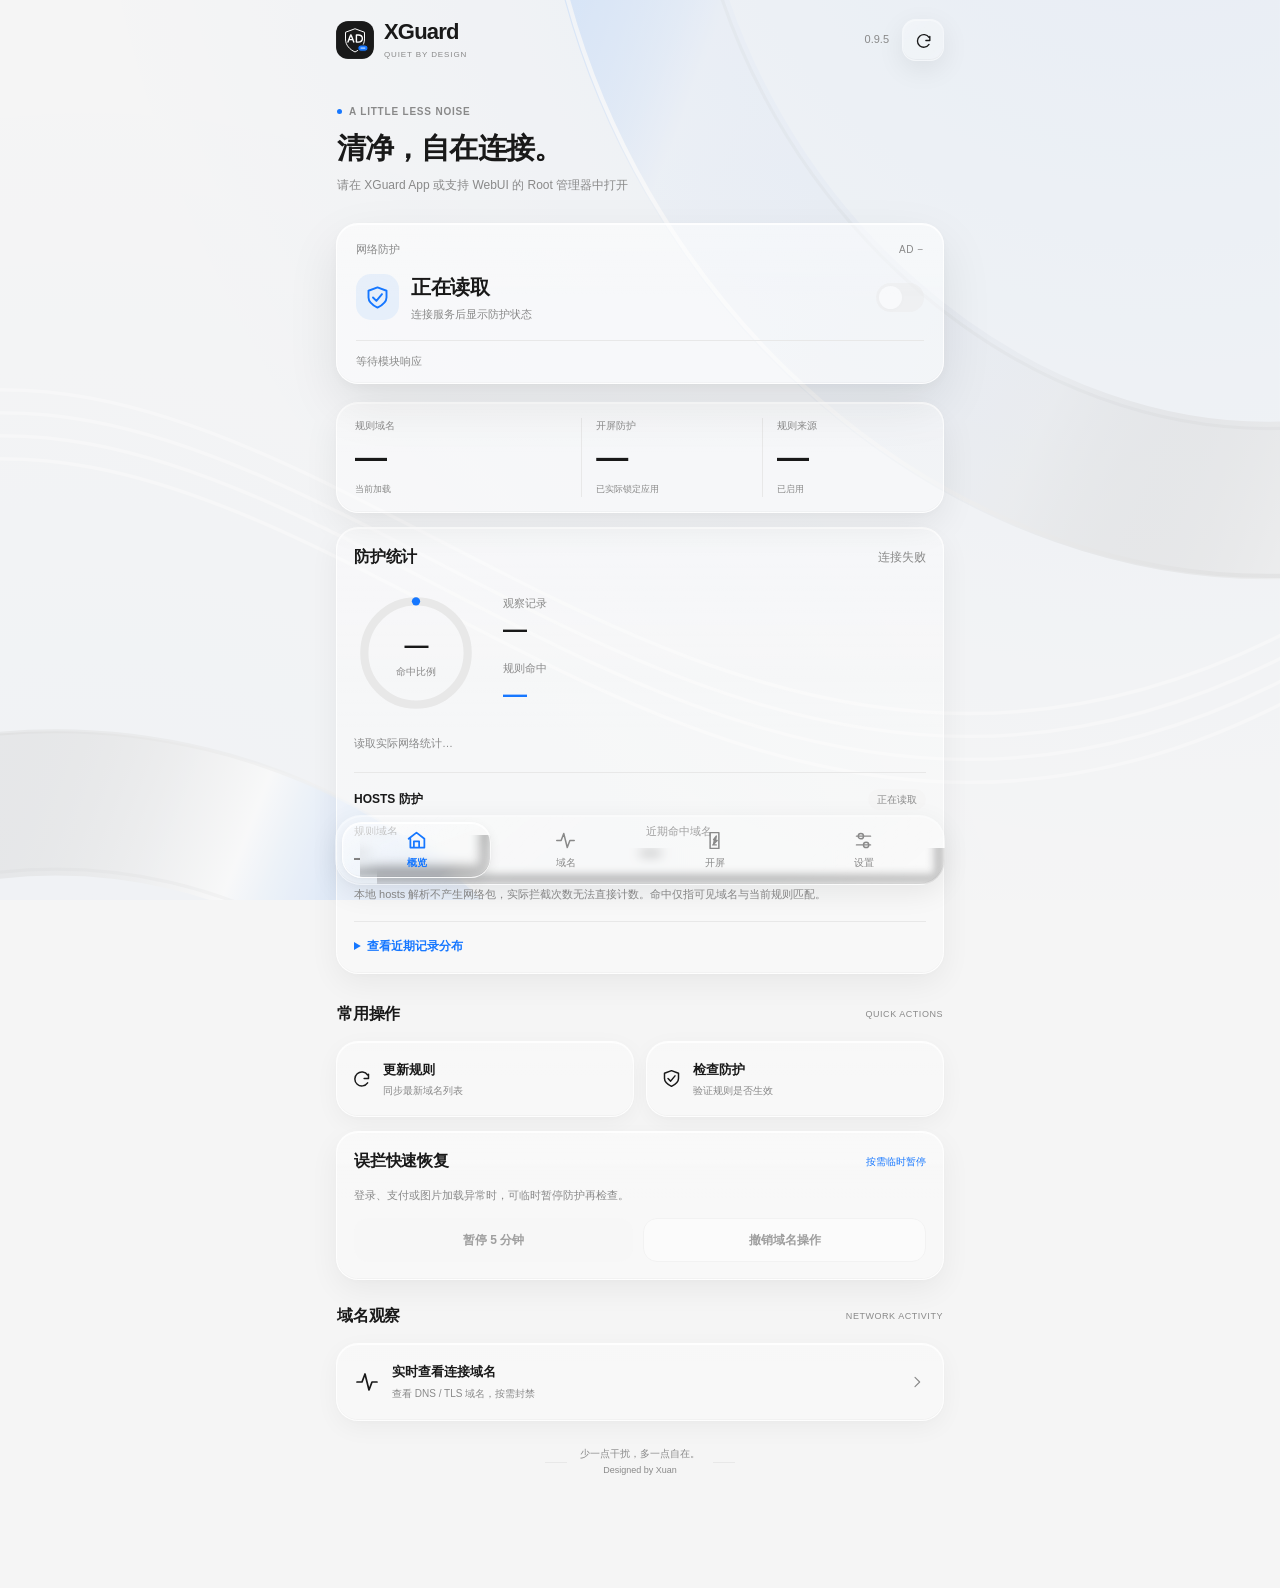
<file: module/webroot/index.html>
<!doctype html><html lang="zh-CN"><head>
<meta charset="utf-8"><meta name="viewport" content="width=device-width,initial-scale=1,viewport-fit=cover"><meta name="color-scheme" content="light dark">
<meta http-equiv="Content-Security-Policy" content="default-src 'self'; img-src 'self' data:; script-src 'self'; style-src 'self'; connect-src 'none'; object-src 'none'; base-uri 'none'">
<title>XGuard</title><link rel="icon" href="logo.svg"><link rel="stylesheet" href="theme.css"><link rel="stylesheet" href="style.css"><script src="theme.js"></script><script src="glass.js" defer></script><script src="logs.js" defer></script><script src="app.js" defer></script><script src="update.js" defer></script></head><body>
<svg width="0" height="0" class="sprites" aria-hidden="true"><defs>
<symbol id="i-home" viewBox="0 0 24 24"><path d="m3 10 9-7 9 7v10H5V10m4 10v-7h6v7"/></symbol>
<symbol id="i-activity" viewBox="0 0 24 24"><path d="M2 12h5l3-8 4 16 3-8h5"/></symbol>
<symbol id="i-rules" viewBox="0 0 24 24"><path d="M5 4h14v16H5zM9 8h6m-6 4h6m-6 4h4"/></symbol>
<symbol id="i-splash" viewBox="0 0 24 24"><path d="M7 3h10v18H7zM10 17h4m-3-6 3-4-1 5h2l-4 4 1-5z"/></symbol>
<symbol id="i-settings" viewBox="0 0 24 24"><path d="M4 7h16M4 17h16"/><circle cx="9" cy="7" r="3"/><circle cx="15" cy="17" r="3"/></symbol>
<symbol id="i-refresh" viewBox="0 0 24 24"><path d="M20 7v5h-5m4-4a8 8 0 1 0 0 9"/></symbol>
<symbol id="i-arrow" viewBox="0 0 24 24"><path d="m9 5 7 7-7 7"/></symbol>
<symbol id="i-shield" viewBox="0 0 24 24"><path d="m12 3 8 3v6c0 4-4 7-8 9-4-2-8-5-8-9V6zM8 12l3 3 5-6"/></symbol>
</defs></svg>
<div class="app-shell"><header class="brand"><img src="logo.svg" alt="" width="38" height="38"><div class="brand-wordmark"><span class="brand-name">XGuard</span><small>QUIET BY DESIGN</small></div><span id="header-version" class="version-tag">0.9.5</span><button id="refresh" class="icon-button glass" aria-label="刷新状态"><svg><use href="#i-refresh"/></svg></button></header><main>
<section id="home" class="page">
<div class="page-heading"><p class="eyebrow"><span class="eyebrow-dot"></span> A LITTLE LESS NOISE</p><h1>清净，自在连接。</h1><p id="connection" class="muted" role="status">正在连接模块…</p></div>
<article class="protection-card"><div class="protection-kicker"><span>网络防护</span><span class="protection-badge">AD −</span></div><div class="protection-top"><span class="shield-icon"><svg><use href="#i-shield"/></svg></span><div class="protection-copy"><h2 id="protection-title">正在读取</h2><p id="mode">连接服务后显示防护状态</p></div><button id="toggle" class="switch" role="switch" aria-checked="false" aria-label="XGuard 防护开关" disabled></button></div><p id="summary" class="protection-summary">等待模块响应</p></article>
<p id="warning" class="notice" hidden></p>
<div class="metrics"><article><span>规则域名</span><strong id="rule-count">—</strong><small>当前加载</small></article><article><span>开屏防护</span><strong id="locked-count">—</strong><small id="splash-metric-detail">已实际锁定应用</small></article><article><span>规则来源</span><strong id="source-count">—</strong><small>已启用</small></article></div>
<article class="card traffic-card"><div class="section-heading"><h2 id="traffic-title">防护统计</h2><small id="traffic-state" role="status">等待服务</small></div>
<div class="traffic-overview"><div class="traffic-ring"><svg viewBox="0 0 120 120" role="img" aria-label="命中比例" id="traffic-donut"><circle class="ring-track" cx="60" cy="60" r="50"/><circle class="ring-value" id="traffic-arc" cx="60" cy="60" r="50" pathLength="100" stroke-dasharray="0 100" transform="rotate(-90 60 60)"/></svg><div><strong id="traffic-ratio">—</strong><span id="traffic-ratio-label">命中比例</span></div></div><div class="traffic-numbers"><div><span id="traffic-total-label">观察记录</span><strong id="traffic-total">—</strong></div><div><span id="traffic-blocked-label">规则命中</span><strong id="traffic-blocked">—</strong></div></div></div>
<progress id="traffic-progress" max="100" value="0" aria-label="命中比例" hidden></progress><p id="traffic-note" class="muted micro">读取实际网络统计…</p>
<div id="hosts-stats" class="hosts-stats"><div class="hosts-heading"><b>HOSTS 防护</b><span id="hosts-state" class="stat-badge">正在读取</span></div><div class="hosts-metrics"><div><span>规则域名</span><strong id="hosts-rule-count">—</strong></div><div><span>近期命中域名</span><strong id="hosts-matched-domains">—</strong></div></div><p class="muted micro">本地 hosts 解析不产生网络包，实际拦截次数无法直接计数。命中仅指可见域名与当前规则匹配。</p></div>
<details class="traffic-details"><summary>查看近期记录分布</summary><div class="chart-heading"><b>近 12 分钟</b><span><i class="chart-key observed-key"></i>记录 <i class="chart-key matched-key"></i><span id="chart-matched-label">命中</span></span></div><svg id="traffic-chart" class="traffic-chart" viewBox="0 0 288 88" role="img" aria-label="最近记录的分钟分布"></svg><div class="chart-axis"><span>12 分钟前</span><span>现在</span></div><p id="traffic-chart-note" class="muted micro"></p><div class="chart-heading"><b id="traffic-top-title">近期规则命中域名</b><small>最多 5 项</small></div><div id="traffic-top" class="traffic-top"></div></details></article>
<div class="section-heading"><h2>常用操作</h2><span class="subtle">QUICK ACTIONS</span></div><div class="quick-actions"><button id="update"><svg><use href="#i-refresh"/></svg><span>更新规则<small>同步最新域名列表</small></span><svg class="chevron"><use href="#i-arrow"/></svg></button><button id="test"><svg><use href="#i-shield"/></svg><span>检查防护<small>验证规则是否生效</small></span><svg class="chevron"><use href="#i-arrow"/></svg></button></div>
<article class="card recovery-card"><div class="section-heading"><h2>误拦快速恢复</h2><small id="pause-countdown" role="status">按需临时暂停</small></div><p id="pause-note" class="muted micro">登录、支付或图片加载异常时，可临时暂停防护再检查。</p><div class="actions"><button id="pause-protection" class="secondary" disabled>暂停 5 分钟</button><button id="undo-domain" disabled>撤销域名操作</button></div></article><p id="update-info" class="muted micro"></p>
<div class="section-heading"><h2>域名观察</h2><span class="subtle">NETWORK ACTIVITY</span></div><button id="activity-open" class="activity-entry"><svg><use href="#i-activity"/></svg><span><b>实时查看连接域名</b><small id="home-monitor-status">查看 DNS / TLS 域名，按需封禁</small></span><svg class="chevron"><use href="#i-arrow"/></svg></button>
<div class="home-note"><span class="quiet-line"></span><p>少一点干扰，多一点自在。<small>Designed by Xuan</small></p><span class="quiet-line"></span></div></section>
<section id="activity" class="page" hidden>
<div class="page-heading"><p class="eyebrow">NETWORK ACTIVITY</p><h1>实时域名</h1><p class="muted">看清连接，让每一次放行都有依据。</p></div>
<details class="editor-details" open><summary>手动查询与域名规则</summary><div class="domain-console"><label for="domain">输入域名</label><input id="domain" placeholder="ads.example.com" autocomplete="off" autocapitalize="off" spellcheck="false"><div class="actions"><button id="query-domain">查询</button><button id="allow-domain">放行</button><button id="block-domain" class="primary">封禁</button></div><p id="domain-result" class="muted micro" role="status"></p></div><div id="domains" class="list"></div></details>
<article class="monitor-card"><div><span id="monitor-dot" class="status-dot"></span><b id="monitor-state">正在读取采集状态</b><small id="activity-updated">—</small></div><button id="monitor-toggle" class="secondary">暂停采集</button></article><p id="monitor-detail" class="muted micro" role="status">采集明文 DNS 与 TLS 握手中的域名。</p>
<div class="activity-toolbar"><input id="activity-search" type="search" placeholder="搜索连接域名" aria-label="搜索连接域名" autocomplete="off"><button id="activity-refresh" class="icon-button glass" aria-label="刷新域名"><svg><use href="#i-refresh"/></svg></button></div>
<div class="activity-tabs" role="tablist" aria-label="域名筛选"><button data-filter="all" aria-selected="true">全部 <span id="activity-total">0</span></button><button data-filter="dns" aria-selected="false">DNS</button><button data-filter="tls" aria-selected="false">TLS</button><button data-filter="blocked" aria-selected="false">规则命中</button><button id="activity-clear" class="text-button">清空</button></div><div id="activity-list" class="activity-feed" aria-live="polite"></div>
<p class="muted micro coverage-note">仅显示实际观察到的明文 DNS / 可见 TLS SNI。加密 DNS、ECH、QUIC 和缓存命中可能没有域名；被 hosts 提前拦截的请求也不会进入网络采集。</p>
</section>
<section id="sources" class="page" hidden><div class="page-heading"><p class="eyebrow">RULES</p><h1>规则，按需选择。</h1><p class="muted">内置基线离线可用，切换来源即可重建规则。</p></div>
<div class="section-heading"><h2>订阅来源</h2><button id="reset-sources" class="text-button">恢复默认</button></div><div id="source-list" class="card list"></div>
<article class="card"><div class="section-heading"><h2>规则更新与回滚</h2><button id="rollback-rules" class="text-button" disabled>恢复上一版</button></div><p id="rule-diff" class="muted micro">尚无本次更新记录</p><p id="backup-info" class="muted micro">正在读取规则快照…</p></article><h2>自动更新</h2><article class="card"><label for="interval-open">更新间隔</label><select id="interval" hidden aria-hidden="true" tabindex="-1"><option value="0">仅手动</option><option value="6">每 6 小时</option><option value="12">每 12 小时</option><option value="24">每 24 小时</option><option value="48">每 48 小时</option><option value="168">每周</option></select><button id="interval-open" class="depth-trigger" aria-haspopup="dialog" aria-controls="interval-dialog" disabled><span><b id="interval-label">正在读取间隔</b><small id="interval-hint">按需选择规则更新频率</small></span><svg><use href="#i-arrow"/></svg></button><p id="auto-info" class="muted micro"></p></article>
<h2>自定义来源</h2><article class="card"><label for="source-url">hosts / 域名列表地址</label><input id="source-url" type="url" placeholder="https://example.com/hosts" autocapitalize="off" spellcheck="false"><button id="add-source" class="primary full">添加来源</button></article><div id="custom-sources" class="card list"></div></section>
<section id="splash" class="page" hidden><div class="page-heading"><p class="eyebrow">SPLASH CONTROL</p><h1>打开应用，少一点等待。</h1><p class="muted">按应用管理广告缓存；数量按实际不可变锁定统计。弱占位可能被应用重建。</p></div><p class="notice splash-help">如果开屏跳过无效，请先强制停止应用并清除应用缓存，再重新打开；不要清除应用数据。</p>
<details class="editor-details"><summary>自定义开屏规则</summary><div class="card"><label for="package">应用包名</label><input id="package" placeholder="com.example.app" autocapitalize="off" spellcheck="false"><label for="rule-path">缓存相对路径</label><input id="rule-path" placeholder="files/splash 或 @sdcard:files/ad" autocapitalize="off" spellcheck="false"><button id="add-rule" class="primary full">添加并锁定</button></div><div id="user-rules" class="list"></div></details>
<input id="filter-apps" placeholder="搜索应用名称或包名" aria-label="筛选开屏应用"><div id="splash-hits" class="card list"></div>
<h2>发现缓存</h2><article class="card"><p class="muted micro">按应用分组列出候选目录，加入规则后才会锁定。可在上方填写包名缩小范围。</p><label for="scan-depth-open">扫描深度</label><select id="scan-depth" hidden aria-hidden="true" tabindex="-1"><option value="6">6 层 · 较快</option><option value="8" selected>8 层 · 推荐</option><option value="12">12 层 · 深入扫描</option></select><button id="scan-depth-open" class="depth-trigger" aria-haspopup="dialog" aria-controls="scan-depth-dialog"><span><b id="scan-depth-label">标准扫描 · 8 层</b><small id="scan-depth-hint">兼顾扫描耗时与目录覆盖</small></span><svg><use href="#i-arrow"/></svg></button><button id="discover" class="full">扫描候选</button><p id="scan-state" class="muted micro" role="status"></p><input id="candidate-filter" type="search" placeholder="搜索应用名称、包名或路径" aria-label="筛选候选缓存"><div id="candidates" class="list"></div></article></section>
<section id="settings" class="page" hidden><div class="page-heading"><p class="eyebrow">SETTINGS</p><h1>保持简单。</h1><p class="muted">调整防护，查看运行状态。</p></div>
<article id="app-update-card" class="card list" hidden><div class="row"><span><b>应用更新</b><small id="app-update-status" role="status">从 GitHub 检查 XGuard 新版本</small></span><button id="app-update-check" class="secondary">检查更新</button></div></article>
<article class="card list"><div class="row support-card featured-support"><span><b>为爱发电</b><small>你可以在此捐助以支持(⌒o⌒)</small></span><button id="show-donate" class="primary">查看收款码 ♡</button></div><label class="row" for="mount-mode"><span><b>挂载方式</b><small>推荐自动选择</small></span><select id="mount-mode"><option value="auto">自动</option><option value="bind">Bind</option><option value="overlay">Overlay</option><option value="zn">ZN</option><option value="hfr">HFR</option></select></label><label class="row" for="guard"><span><b>HTTPDNS IP 拦截</b><small>默认关闭，开启可能影响登录与支付</small></span><input id="guard" type="checkbox" role="switch"></label><label class="row" for="proxy-yield"><span><b>代理接管 hosts</b><small>检测到代理服务时，由代理负责域名防护</small></span><input id="proxy-yield" type="checkbox" role="switch"></label><label class="row" for="hide"><span><b>适配模块卸载列表</b><small>对已设置卸载模块的应用隐藏规则</small></span><input id="hide" type="checkbox" role="switch"></label><label class="row" for="max-rules"><span><b>规则上限</b><small>10,000 至 1,000,000</small></span><input id="max-rules" type="number" min="10000" max="1000000" step="10000"></label><div class="card-bottom"><button id="save-max" class="secondary">保存规则上限</button></div></article>
<article class="card list"><label class="row" for="display-theme"><span><b>显示方式</b><small>选择浅色、深色或随系统</small></span><select id="display-theme"><option value="system">随系统</option><option value="light">浅色</option><option value="dark">深色</option></select></label></article>
<h2>运行健康</h2><article class="card health-card"><div class="section-heading"><h2 id="health-state">尚未检查</h2><small id="health-time"></small></div><p id="health-summary" class="muted micro">检查防护开关之外的实际运行状态，异常时可尝试修复。</p><div class="actions"><button id="health-check">检查运行</button><button id="health-repair" class="secondary">尝试修复</button></div><p class="muted micro">修复遵循当前防护开关、临时暂停和采集选择，不会自动打开已关闭的防护。</p></article><h2>诊断与恢复</h2><article class="card"><p id="runtime" class="muted micro"></p><div class="actions"><button id="logs">查看日志</button><button id="safe-mode">安全模式</button></div><p class="muted micro">安全模式切换后重启生效。</p></article>
<article class="about"><img src="logo.svg" width="56" height="56" alt="XGuard 去广告标志"><h2>XGuard <span id="version">0.9.5</span></h2><p>作者 Xuan</p><small>基于惜故里丶的原始作品二次创作<br>保留原作者署名与开源许可</small><p><a class="project-link" href="https://github.com/oneorendless/XGuard" rel="noopener noreferrer">GitHub · oneorendless/XGuard ↗</a></p><details class="credits"><summary>开源致谢</summary><p>玻璃折射与高光算法改编自 <b>PrismalAGSL</b><br>GKD 风格规则引擎参考 <b>gkd-1.13.2</b>，本项目按 GNU GPL v3.0 发布<br>© 2026 Saurav Sajeev · MIT License</p><p><a class="topic-link" href="https://github.com/topics/gkd-subscription" rel="noopener noreferrer">浏览 GKD 订阅主题 ↗</a></p><button id="show-license" class="text-button">查看 MIT 许可</button><button id="show-gpl-license" class="text-button">查看 GPLv3 条款</button></details></article></section>
<dialog id="donate-dialog" class="glass donate-dialog" aria-labelledby="donate-title"><div class="dialog-heading"><h2 id="donate-title">为爱发电</h2><form method="dialog"><button class="icon-button" aria-label="关闭捐助">×</button></form></div><p>你可以在此捐助以支持(⌒o⌒)</p><img src="donate.png" alt="支持 XGuard 的捐助收款码" loading="lazy"><form method="dialog"><button class="primary full">关闭</button></form></dialog>
</main><nav class="bottom-nav" aria-label="主导航"><span class="nav-surface glass" aria-hidden="true"></span><span class="nav-lens glass" aria-hidden="true"></span><button data-tab="home" aria-selected="true"><svg><use href="#i-home"/></svg><span>概览</span></button><button data-tab="activity" aria-selected="false"><svg><use href="#i-activity"/></svg><span>域名</span></button><button data-tab="splash" aria-selected="false"><svg><use href="#i-splash"/></svg><span>开屏</span></button><button data-tab="settings" aria-selected="false"><svg><use href="#i-settings"/></svg><span>设置</span></button></nav></div>
<div id="toast" role="status" hidden></div><dialog id="confirm-dialog" class="glass"><h2 id="confirm-title"></h2><p id="confirm-message"></p><div class="actions"><button id="confirm-no">取消</button><button id="confirm-yes" class="primary">确定</button></div></dialog><dialog id="license-dialog" class="glass"><h2>PrismalAGSL · MIT License</h2><pre>MIT License

Copyright (c) 2026 Saurav Sajeev

Permission is hereby granted, free of charge, to any person obtaining a copy
of this software and associated documentation files (the &quot;Software&quot;), to deal
in the Software without restriction, including without limitation the rights
to use, copy, modify, merge, publish, distribute, sublicense, and/or sell
copies of the Software, and to permit persons to whom the Software is
furnished to do so, subject to the following conditions:

The above copyright notice and this permission notice shall be included in all
copies or substantial portions of the Software.

THE SOFTWARE IS PROVIDED &quot;AS IS&quot;, WITHOUT WARRANTY OF ANY KIND, EXPRESS OR
IMPLIED, INCLUDING BUT NOT LIMITED TO THE WARRANTIES OF MERCHANTABILITY,
FITNESS FOR A PARTICULAR PURPOSE AND NONINFRINGEMENT. IN NO EVENT SHALL THE
AUTHORS OR COPYRIGHT HOLDERS BE LIABLE FOR ANY CLAIM, DAMAGES OR OTHER
LIABILITY, WHETHER IN AN ACTION OF CONTRACT, TORT OR OTHERWISE, ARISING FROM,
OUT OF OR IN CONNECTION WITH THE SOFTWARE OR THE USE OR OTHER DEALINGS IN THE
SOFTWARE.
</pre><form method="dialog"><button class="primary full">关闭</button></form></dialog><dialog id="root-dialog" class="glass" aria-labelledby="root-title"><div class="root-mark"><svg><use href="#i-shield"/></svg></div><h2 id="root-title">允许 XGuard 使用 Root</h2><p>应用防护规则、管理开屏广告与查看连接域名，需要 Root 权限。</p><p>点击下方按钮后，请在 Root 管理器的授权窗口中选择「允许」。</p><div class="permission-row"><b>无障碍服务</b><span id="root-accessibility-state">检查中</span><button id="root-open-accessibility" class="secondary">打开无障碍设置</button></div><p class="muted micro">首次打开会依次申请运行权限和无障碍服务。订阅下载不需要无障碍，规则执行需要启用 XGuard。</p><p id="root-status" class="root-status micro" role="status"></p><div class="actions"><button id="root-later">稍后</button><button id="root-authorize" class="primary">授权并连接</button></div></dialog>
<dialog id="app-update-dialog" class="glass" aria-labelledby="app-update-title"><h2 id="app-update-title">发现 XGuard 新版本</h2><p id="app-update-version"></p><p id="app-update-help"></p><div class="actions"><form method="dialog"><button autofocus>稍后</button></form><button id="app-update-download" class="primary">下载更新</button></div></dialog>
<dialog id="check-dialog" class="glass" aria-labelledby="check-title"><div class="dialog-heading"><h2 id="check-title">防护检查</h2><form method="dialog"><button class="icon-button" aria-label="关闭检查结果">×</button></form></div><p id="check-state" role="status">正在检查防护…</p><details id="check-details"><summary>查看详细诊断</summary><pre id="test-result" hidden></pre></details><form method="dialog"><button class="primary full">完成</button></form></dialog><dialog id="logs-dialog" class="glass" aria-labelledby="logs-title"><div class="dialog-heading"><h2 id="logs-title">运行日志</h2><form method="dialog"><button class="icon-button" aria-label="关闭日志">×</button></form></div><p id="logs-state" class="muted micro" role="status"></p><div id="log-summary" class="log-summary" hidden></div><label id="log-filter-label" class="log-filter" for="log-filter" hidden>筛选记录<select id="log-filter"><option value="all">全部</option><option value="attention">需要留意</option></select></label><ol id="log-events" class="log-events" aria-label="最近记录"></ol><details id="log-details" hidden><summary>查看原始记录</summary><pre id="log-output"></pre></details><form method="dialog"><button class="primary full">完成</button></form></dialog>
<dialog id="scan-depth-dialog" class="glass" aria-labelledby="scan-depth-title"><div class="dialog-heading"><h2 id="scan-depth-title">选择扫描深度</h2><form method="dialog"><button class="icon-button" aria-label="关闭扫描深度选择">×</button></form></div><p>选择目录查找的层数，仅影响候选发现；扫描后仍需手动添加规则。</p><div class="depth-options" role="group" aria-label="扫描深度选项"><button class="depth-option" data-depth="6" aria-pressed="false"><span class="depth-number">6<small>层</small></span><span><b>快速扫描</b><small>先查找常见位置，耗时较少</small></span><span class="depth-check">✓</span></button><button class="depth-option" data-depth="8" aria-pressed="true"><span class="depth-number">8<small>层</small></span><span><b>标准扫描 <em>推荐</em></b><small>兼顾扫描耗时与目录覆盖</small></span><span class="depth-check">✓</span></button><button class="depth-option" data-depth="12" aria-pressed="false"><span class="depth-number">12<small>层</small></span><span><b>深入扫描</b><small>查找更深目录，可能需要更久</small></span><span class="depth-check">✓</span></button></div><form method="dialog"><button class="secondary full">取消</button></form></dialog><dialog id="interval-dialog" class="glass" aria-labelledby="interval-title"><div class="dialog-heading"><h2 id="interval-title">自动更新间隔</h2><form method="dialog"><button class="icon-button" aria-label="关闭更新间隔选择">×</button></form></div><p id="interval-note">后台按所选间隔检查规则源，网络不可用时稍后重试。</p><div id="interval-options" class="interval-options" role="group" aria-label="更新间隔选项"></div><p id="interval-state" class="micro" role="status"></p><div class="actions"><button id="interval-cancel">取消</button><button id="interval-save" class="primary">保存</button></div></dialog><dialog id="health-dialog" class="glass" aria-labelledby="health-title"><div class="dialog-heading"><h2 id="health-title">运行健康检查</h2><form method="dialog"><button class="icon-button" aria-label="关闭运行检查">×</button></form></div><p id="health-result" role="status">正在检查…</p><div id="health-items" class="health-items"></div><form method="dialog"><button class="primary full">完成</button></form></dialog><dialog id="rule-update-dialog" class="glass" aria-labelledby="rule-update-title"><div class="dialog-heading"><h2 id="rule-update-title">规则更新结果</h2><form method="dialog"><button class="icon-button" aria-label="关闭更新结果">×</button></form></div><p id="rule-update-state" role="status">正在下载与核对规则…</p><div id="rule-update-summary" class="health-items"></div><form method="dialog"><button class="primary full">完成</button></form></dialog></body></html>
</file>
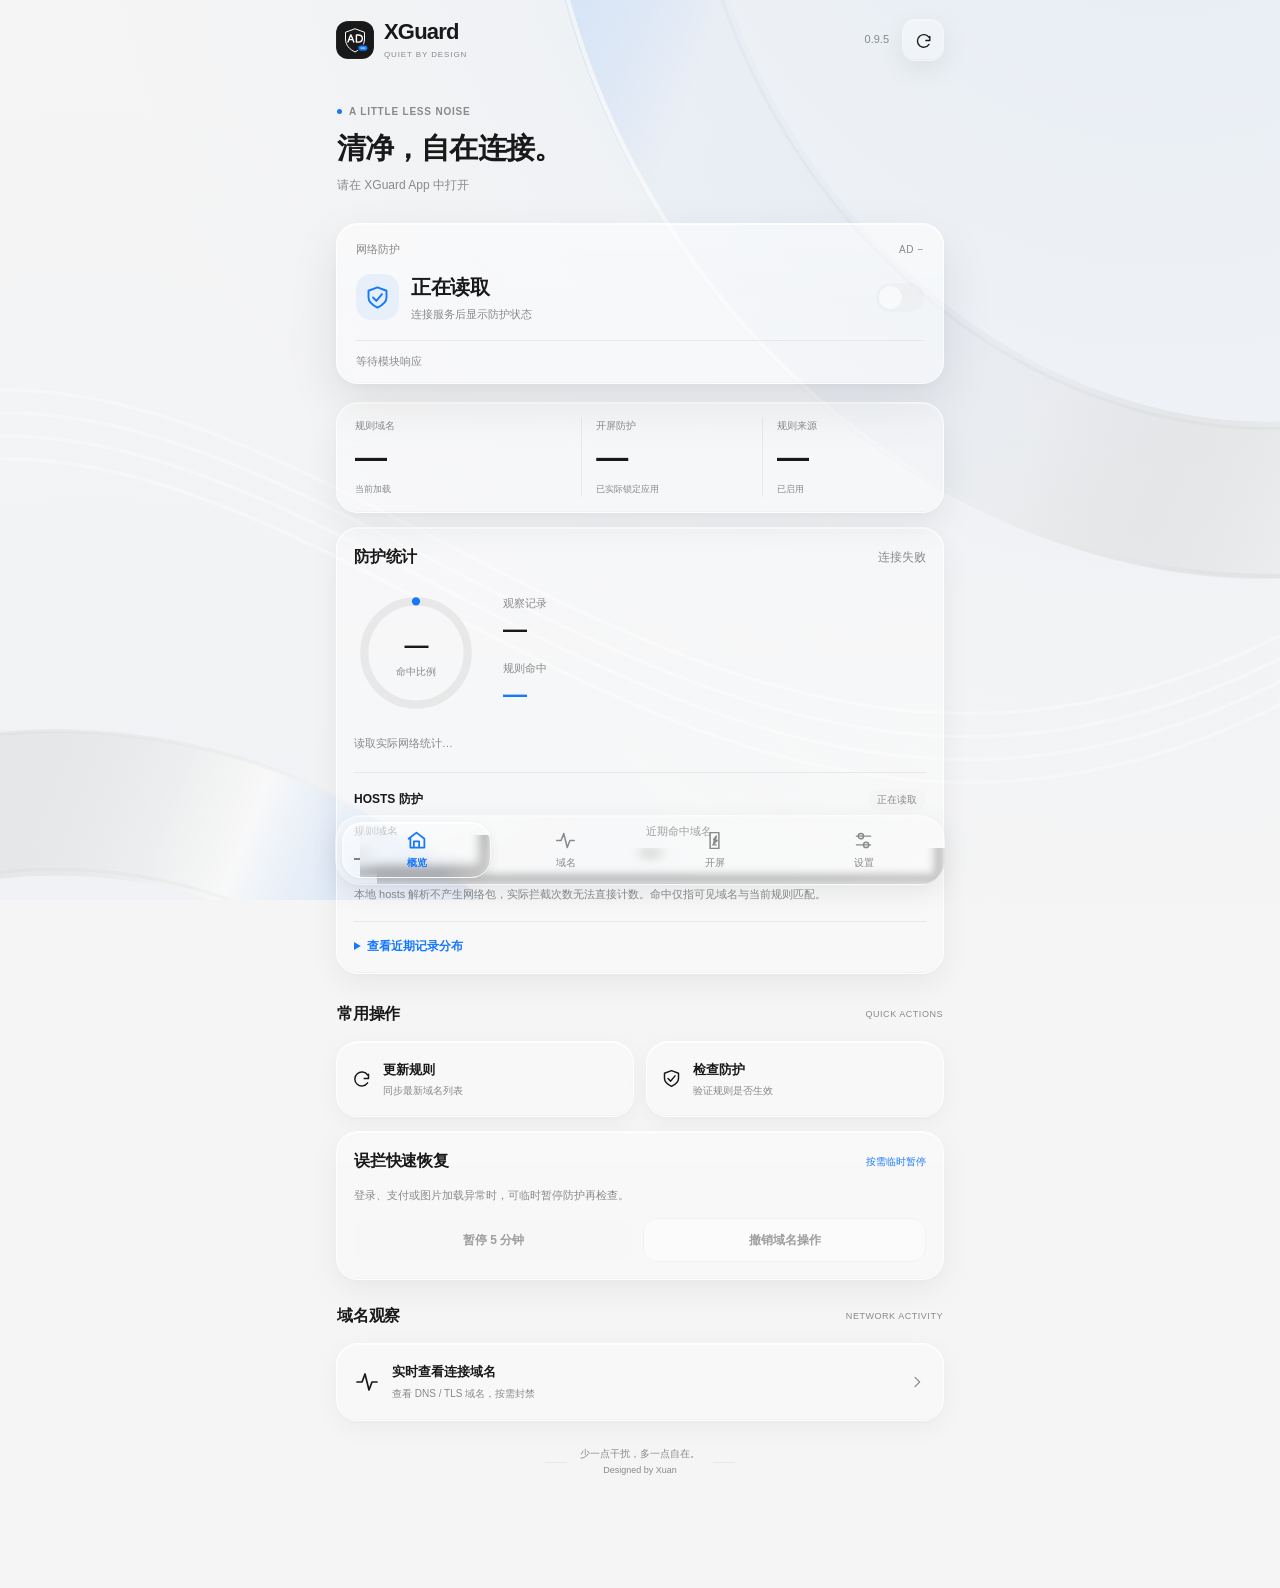
<file: no-root/app/assets/index.html>
<!doctype html><html lang="zh-CN"><head>
<meta charset="utf-8"><meta name="viewport" content="width=device-width,initial-scale=1,viewport-fit=cover"><meta name="color-scheme" content="light dark">
<meta http-equiv="Content-Security-Policy" content="default-src 'self'; img-src 'self' data:; script-src 'self'; style-src 'self'; connect-src 'none'; object-src 'none'; base-uri 'none'">
<title>XGuard</title><link rel="icon" href="logo.svg"><link rel="stylesheet" href="theme.css"><link rel="stylesheet" href="style.css"><script src="theme.js"></script><script src="glass.js" defer></script><script src="logs.js" defer></script><script src="app.js" defer></script><script src="update.js" defer></script></head><body>
<svg width="0" height="0" class="sprites" aria-hidden="true"><defs>
<symbol id="i-home" viewBox="0 0 24 24"><path d="m3 10 9-7 9 7v10H5V10m4 10v-7h6v7"/></symbol>
<symbol id="i-activity" viewBox="0 0 24 24"><path d="M2 12h5l3-8 4 16 3-8h5"/></symbol>
<symbol id="i-rules" viewBox="0 0 24 24"><path d="M5 4h14v16H5zM9 8h6m-6 4h6m-6 4h4"/></symbol>
<symbol id="i-splash" viewBox="0 0 24 24"><path d="M7 3h10v18H7zM10 17h4m-3-6 3-4-1 5h2l-4 4 1-5z"/></symbol>
<symbol id="i-settings" viewBox="0 0 24 24"><path d="M4 7h16M4 17h16"/><circle cx="9" cy="7" r="3"/><circle cx="15" cy="17" r="3"/></symbol>
<symbol id="i-refresh" viewBox="0 0 24 24"><path d="M20 7v5h-5m4-4a8 8 0 1 0 0 9"/></symbol>
<symbol id="i-arrow" viewBox="0 0 24 24"><path d="m9 5 7 7-7 7"/></symbol>
<symbol id="i-shield" viewBox="0 0 24 24"><path d="m12 3 8 3v6c0 4-4 7-8 9-4-2-8-5-8-9V6zM8 12l3 3 5-6"/></symbol>
</defs></svg>
<div class="app-shell"><header class="brand"><img src="logo.svg" alt="" width="38" height="38"><div class="brand-wordmark"><span class="brand-name">XGuard</span><small>QUIET BY DESIGN</small></div><span id="header-version" class="version-tag">0.9.5</span><button id="refresh" class="icon-button glass" aria-label="刷新状态"><svg><use href="#i-refresh"/></svg></button></header><main>
<section id="home" class="page">
<div class="page-heading"><p class="eyebrow"><span class="eyebrow-dot"></span> A LITTLE LESS NOISE</p><h1>清净，自在连接。</h1><p id="connection" class="muted" role="status">正在连接模块…</p></div>
<article class="protection-card"><div class="protection-kicker"><span>网络防护</span><span class="protection-badge">AD −</span></div><div class="protection-top"><span class="shield-icon"><svg><use href="#i-shield"/></svg></span><div class="protection-copy"><h2 id="protection-title">正在读取</h2><p id="mode">连接服务后显示防护状态</p></div><button id="toggle" class="switch" role="switch" aria-checked="false" aria-label="XGuard 防护开关" disabled></button></div><p id="summary" class="protection-summary">等待模块响应</p></article>
<p id="warning" class="notice" hidden></p>
<div class="metrics"><article><span>规则域名</span><strong id="rule-count">—</strong><small>当前加载</small></article><article><span>开屏防护</span><strong id="locked-count">—</strong><small id="splash-metric-detail">已实际锁定应用</small></article><article><span>规则来源</span><strong id="source-count">—</strong><small>已启用</small></article></div>
<article class="card traffic-card"><div class="section-heading"><h2 id="traffic-title">防护统计</h2><small id="traffic-state" role="status">等待服务</small></div>
<div class="traffic-overview"><div class="traffic-ring"><svg viewBox="0 0 120 120" role="img" aria-label="命中比例" id="traffic-donut"><circle class="ring-track" cx="60" cy="60" r="50"/><circle class="ring-value" id="traffic-arc" cx="60" cy="60" r="50" pathLength="100" stroke-dasharray="0 100" transform="rotate(-90 60 60)"/></svg><div><strong id="traffic-ratio">—</strong><span id="traffic-ratio-label">命中比例</span></div></div><div class="traffic-numbers"><div><span id="traffic-total-label">观察记录</span><strong id="traffic-total">—</strong></div><div><span id="traffic-blocked-label">规则命中</span><strong id="traffic-blocked">—</strong></div></div></div>
<progress id="traffic-progress" max="100" value="0" aria-label="命中比例" hidden></progress><p id="traffic-note" class="muted micro">读取实际网络统计…</p>
<div id="hosts-stats" class="hosts-stats"><div class="hosts-heading"><b>HOSTS 防护</b><span id="hosts-state" class="stat-badge">正在读取</span></div><div class="hosts-metrics"><div><span>规则域名</span><strong id="hosts-rule-count">—</strong></div><div><span>近期命中域名</span><strong id="hosts-matched-domains">—</strong></div></div><p class="muted micro">本地 hosts 解析不产生网络包，实际拦截次数无法直接计数。命中仅指可见域名与当前规则匹配。</p></div>
<details class="traffic-details"><summary>查看近期记录分布</summary><div class="chart-heading"><b>近 12 分钟</b><span><i class="chart-key observed-key"></i>记录 <i class="chart-key matched-key"></i><span id="chart-matched-label">命中</span></span></div><svg id="traffic-chart" class="traffic-chart" viewBox="0 0 288 88" role="img" aria-label="最近记录的分钟分布"></svg><div class="chart-axis"><span>12 分钟前</span><span>现在</span></div><p id="traffic-chart-note" class="muted micro"></p><div class="chart-heading"><b id="traffic-top-title">近期规则命中域名</b><small>最多 5 项</small></div><div id="traffic-top" class="traffic-top"></div></details></article>
<div class="section-heading"><h2>常用操作</h2><span class="subtle">QUICK ACTIONS</span></div><div class="quick-actions"><button id="update"><svg><use href="#i-refresh"/></svg><span>更新规则<small>同步最新域名列表</small></span><svg class="chevron"><use href="#i-arrow"/></svg></button><button id="test"><svg><use href="#i-shield"/></svg><span>检查防护<small>验证规则是否生效</small></span><svg class="chevron"><use href="#i-arrow"/></svg></button></div>
<article class="card recovery-card"><div class="section-heading"><h2>误拦快速恢复</h2><small id="pause-countdown" role="status">按需临时暂停</small></div><p id="pause-note" class="muted micro">登录、支付或图片加载异常时，可临时暂停防护再检查。</p><div class="actions"><button id="pause-protection" class="secondary" disabled>暂停 5 分钟</button><button id="undo-domain" disabled>撤销域名操作</button></div></article><p id="update-info" class="muted micro"></p>
<div class="section-heading"><h2>域名观察</h2><span class="subtle">NETWORK ACTIVITY</span></div><button id="activity-open" class="activity-entry"><svg><use href="#i-activity"/></svg><span><b>实时查看连接域名</b><small id="home-monitor-status">查看 DNS / TLS 域名，按需封禁</small></span><svg class="chevron"><use href="#i-arrow"/></svg></button>
<div class="home-note"><span class="quiet-line"></span><p>少一点干扰，多一点自在。<small>Designed by Xuan</small></p><span class="quiet-line"></span></div></section>
<section id="activity" class="page" hidden>
<div class="page-heading"><p class="eyebrow">NETWORK ACTIVITY</p><h1>实时域名</h1><p class="muted">看清连接，让每一次放行都有依据。</p></div>
<details class="editor-details" open><summary>手动查询与域名规则</summary><div class="domain-console"><label for="domain">输入域名</label><input id="domain" placeholder="ads.example.com" autocomplete="off" autocapitalize="off" spellcheck="false"><div class="actions"><button id="query-domain">查询</button><button id="allow-domain">放行</button><button id="block-domain" class="primary">封禁</button></div><p id="domain-result" class="muted micro" role="status"></p></div><div id="domains" class="list"></div></details>
<article class="monitor-card"><div><span id="monitor-dot" class="status-dot"></span><b id="monitor-state">正在读取采集状态</b><small id="activity-updated">—</small></div><button id="monitor-toggle" class="secondary">暂停采集</button></article><p id="monitor-detail" class="muted micro" role="status">采集明文 DNS 查询中的域名。</p>
<div class="activity-toolbar"><input id="activity-search" type="search" placeholder="搜索连接域名" aria-label="搜索连接域名" autocomplete="off"><button id="activity-refresh" class="icon-button glass" aria-label="刷新域名"><svg><use href="#i-refresh"/></svg></button></div>
<div class="activity-tabs" role="tablist" aria-label="域名筛选"><button data-filter="all" aria-selected="true">全部 <span id="activity-total">0</span></button><button data-filter="dns" aria-selected="false">DNS</button><button data-filter="tls" aria-selected="false">TLS</button><button data-filter="blocked" aria-selected="false">规则命中</button><button id="activity-clear" class="text-button">清空</button></div><div id="activity-list" class="activity-feed" aria-live="polite"></div>
<p class="muted micro coverage-note">仅显示实际观察到的明文 DNS 查询。加密 DNS、ECH、QUIC、IPv6 DNS 和缓存命中可能没有域名。</p>
</section>
<section id="sources" class="page" hidden><div class="page-heading"><p class="eyebrow">RULES</p><h1>规则，按需选择。</h1><p class="muted">内置基线离线可用，切换来源即可重建规则。</p></div>
<div class="section-heading"><h2>订阅来源</h2><button id="reset-sources" class="text-button">恢复默认</button></div><div id="source-list" class="card list"></div>
<article class="card"><div class="section-heading"><h2>规则更新与回滚</h2><button id="rollback-rules" class="text-button" disabled>恢复上一版</button></div><p id="rule-diff" class="muted micro">尚无本次更新记录</p><p id="backup-info" class="muted micro">正在读取规则快照…</p></article><h2>自动更新</h2><article class="card"><label for="interval-open">更新间隔</label><select id="interval" hidden aria-hidden="true" tabindex="-1"><option value="0">仅手动</option><option value="6">每 6 小时</option><option value="12">每 12 小时</option><option value="24">每 24 小时</option><option value="48">每 48 小时</option><option value="168">每周</option></select><button id="interval-open" class="depth-trigger" aria-haspopup="dialog" aria-controls="interval-dialog" disabled><span><b id="interval-label">正在读取间隔</b><small id="interval-hint">按需选择规则更新频率</small></span><svg><use href="#i-arrow"/></svg></button><p id="auto-info" class="muted micro"></p></article>
<h2>自定义来源</h2><article class="card"><label for="source-url">hosts / 域名列表地址</label><input id="source-url" type="url" placeholder="https://example.com/hosts" autocapitalize="off" spellcheck="false"><button id="add-source" class="primary full">添加来源</button></article><div id="custom-sources" class="card list"></div></section>
<section id="splash" class="page" hidden><div class="page-heading"><p class="eyebrow">SPLASH CONTROL</p><h1>打开应用，少一点等待。</h1><p class="muted">按应用管理广告缓存；数量按实际不可变锁定统计。弱占位可能被应用重建。</p></div><p class="notice splash-help">如果开屏跳过无效，请先强制停止应用并清除应用缓存，再重新打开；不要清除应用数据。</p>
<details class="editor-details"><summary>自定义开屏规则</summary><div class="card"><label for="package">应用包名</label><input id="package" placeholder="com.example.app" autocapitalize="off" spellcheck="false"><label for="rule-path">缓存相对路径</label><input id="rule-path" placeholder="files/splash 或 @sdcard:files/ad" autocapitalize="off" spellcheck="false"><button id="add-rule" class="primary full">添加并锁定</button></div><div id="user-rules" class="list"></div></details>
<input id="filter-apps" placeholder="搜索应用名称或包名" aria-label="筛选开屏应用"><div id="splash-hits" class="card list"></div>
<h2>发现缓存</h2><article class="card"><p class="muted micro">按应用分组列出候选目录，加入规则后才会锁定。可在上方填写包名缩小范围。</p><label for="scan-depth-open">扫描深度</label><select id="scan-depth" hidden aria-hidden="true" tabindex="-1"><option value="6">6 层 · 较快</option><option value="8" selected>8 层 · 推荐</option><option value="12">12 层 · 深入扫描</option></select><button id="scan-depth-open" class="depth-trigger" aria-haspopup="dialog" aria-controls="scan-depth-dialog"><span><b id="scan-depth-label">标准扫描 · 8 层</b><small id="scan-depth-hint">兼顾扫描耗时与目录覆盖</small></span><svg><use href="#i-arrow"/></svg></button><button id="discover" class="full">扫描候选</button><p id="scan-state" class="muted micro" role="status"></p><input id="candidate-filter" type="search" placeholder="搜索应用名称、包名或路径" aria-label="筛选候选缓存"><div id="candidates" class="list"></div></article></section>
<section id="settings" class="page" hidden><div class="page-heading"><p class="eyebrow">SETTINGS</p><h1>保持简单。</h1><p class="muted">调整防护，查看运行状态。</p></div>
<article id="app-update-card" class="card list" hidden><div class="row"><span><b>应用更新</b><small id="app-update-status" role="status">从 GitHub 检查 XGuard 新版本</small></span><button id="app-update-check" class="secondary">检查更新</button></div></article>
<article class="card list"><div class="row support-card featured-support"><span><b>为爱发电</b><small>你可以在此捐助以支持(⌒o⌒)</small></span><button id="show-donate" class="primary">查看收款码 ♡</button></div><label class="row" for="mount-mode"><span><b>挂载方式</b><small>推荐自动选择</small></span><select id="mount-mode"><option value="auto">自动</option><option value="bind">Bind</option><option value="overlay">Overlay</option><option value="zn">ZN</option><option value="hfr">HFR</option></select></label><label class="row" for="guard"><span><b>HTTPDNS IP 拦截</b><small>默认关闭，开启可能影响登录与支付</small></span><input id="guard" type="checkbox" role="switch"></label><label class="row" for="proxy-yield"><span><b>代理接管 hosts</b><small>检测到代理服务时，由代理负责域名防护</small></span><input id="proxy-yield" type="checkbox" role="switch"></label><label class="row" for="hide"><span><b>适配模块卸载列表</b><small>对已设置卸载模块的应用隐藏规则</small></span><input id="hide" type="checkbox" role="switch"></label><label class="row" for="max-rules"><span><b>规则上限</b><small>10,000 至 1,000,000</small></span><input id="max-rules" type="number" min="10000" max="1000000" step="10000"></label><div class="card-bottom"><button id="save-max" class="secondary">保存规则上限</button></div></article>
<article class="card list"><label class="row" for="display-theme"><span><b>显示方式</b><small>选择浅色、深色或随系统</small></span><select id="display-theme"><option value="system">随系统</option><option value="light">浅色</option><option value="dark">深色</option></select></label></article>
<h2>运行健康</h2><article class="card health-card"><div class="section-heading"><h2 id="health-state">尚未检查</h2><small id="health-time"></small></div><p id="health-summary" class="muted micro">检查防护开关之外的实际运行状态，异常时可尝试修复。</p><div class="actions"><button id="health-check">检查运行</button><button id="health-repair" class="secondary">尝试修复</button></div><p class="muted micro">修复遵循当前防护开关、临时暂停和采集选择，不会自动打开已关闭的防护。</p></article><h2>诊断与恢复</h2><article class="card"><p id="runtime" class="muted micro"></p><div class="actions"><button id="logs">查看日志</button><button id="safe-mode">安全模式</button></div><p class="muted micro">安全模式切换后重启生效。</p></article>
<article class="about"><img src="logo.svg" width="56" height="56" alt="XGuard 去广告标志"><h2>XGuard <span id="version">0.9.5</span></h2><p>作者 Xuan</p><small>基于惜故里丶的原始作品二次创作<br>保留原作者署名与开源许可</small><p><a class="project-link" href="https://github.com/oneorendless/XGuard" rel="noopener noreferrer">GitHub · oneorendless/XGuard ↗</a></p><details class="credits"><summary>开源致谢</summary><p>玻璃折射与高光算法改编自 <b>PrismalAGSL</b><br>GKD 风格规则引擎参考 <b>gkd-1.13.2</b>，本项目按 GNU GPL v3.0 发布<br>© 2026 Saurav Sajeev · MIT License</p><p><a class="topic-link" href="https://github.com/topics/gkd-subscription" rel="noopener noreferrer">浏览 GKD 订阅主题 ↗</a></p><button id="show-license" class="text-button">查看 MIT 许可</button><button id="show-gpl-license" class="text-button">查看 GPLv3 条款</button></details></article></section>
<dialog id="donate-dialog" class="glass donate-dialog" aria-labelledby="donate-title"><div class="dialog-heading"><h2 id="donate-title">为爱发电</h2><form method="dialog"><button class="icon-button" aria-label="关闭捐助">×</button></form></div><p>你可以在此捐助以支持(⌒o⌒)</p><img src="donate.png" alt="支持 XGuard 的捐助收款码" loading="lazy"><form method="dialog"><button class="primary full">关闭</button></form></dialog>
</main><nav class="bottom-nav" aria-label="主导航"><span class="nav-surface glass" aria-hidden="true"></span><span class="nav-lens glass" aria-hidden="true"></span><button data-tab="home" aria-selected="true"><svg><use href="#i-home"/></svg><span>概览</span></button><button data-tab="activity" aria-selected="false"><svg><use href="#i-activity"/></svg><span>域名</span></button><button data-tab="gkd" aria-selected="false"><svg><use href="#i-splash"/></svg><span>开屏</span></button><button data-tab="settings" aria-selected="false"><svg><use href="#i-settings"/></svg><span>设置</span></button></nav></div>
<div id="toast" role="status" hidden></div><dialog id="confirm-dialog" class="glass"><h2 id="confirm-title"></h2><p id="confirm-message"></p><div class="actions"><button id="confirm-no">取消</button><button id="confirm-yes" class="primary">确定</button></div></dialog><dialog id="license-dialog" class="glass"><h2>PrismalAGSL · MIT License</h2><pre>MIT License

Copyright (c) 2026 Saurav Sajeev

Permission is hereby granted, free of charge, to any person obtaining a copy
of this software and associated documentation files (the &quot;Software&quot;), to deal
in the Software without restriction, including without limitation the rights
to use, copy, modify, merge, publish, distribute, sublicense, and/or sell
copies of the Software, and to permit persons to whom the Software is
furnished to do so, subject to the following conditions:

The above copyright notice and this permission notice shall be included in all
copies or substantial portions of the Software.

THE SOFTWARE IS PROVIDED &quot;AS IS&quot;, WITHOUT WARRANTY OF ANY KIND, EXPRESS OR
IMPLIED, INCLUDING BUT NOT LIMITED TO THE WARRANTIES OF MERCHANTABILITY,
FITNESS FOR A PARTICULAR PURPOSE AND NONINFRINGEMENT. IN NO EVENT SHALL THE
AUTHORS OR COPYRIGHT HOLDERS BE LIABLE FOR ANY CLAIM, DAMAGES OR OTHER
LIABILITY, WHETHER IN AN ACTION OF CONTRACT, TORT OR OTHERWISE, ARISING FROM,
OUT OF OR IN CONNECTION WITH THE SOFTWARE OR THE USE OR OTHER DEALINGS IN THE
SOFTWARE.
</pre><form method="dialog"><button class="primary full">关闭</button></form></dialog><dialog id="root-dialog" class="glass" aria-labelledby="root-title"><div class="root-mark"><svg><use href="#i-shield"/></svg></div><h2 id="root-title">开启本地 VPN 防护</h2><p>无需 Root，XGuard 通过 Android 本地 VPN 只拦截广告域名，不读取或转发其他网络内容。</p><p>点击下方按钮后，请在系统授权窗口中选择「允许」。锁屏后由前台服务继续运行。</p><div class="permission-row"><b>无障碍服务</b><span id="root-accessibility-state">检查中</span><button id="root-open-accessibility" class="secondary">打开无障碍设置</button></div><p class="muted micro">首次打开会依次申请运行权限和无障碍服务。订阅下载不需要无障碍，规则执行需要启用 XGuard。</p><p id="root-status" class="root-status micro" role="status"></p><div class="actions"><button id="root-later">稍后</button><button id="root-authorize" class="primary">授权并连接</button></div></dialog>
<dialog id="app-update-dialog" class="glass" aria-labelledby="app-update-title"><h2 id="app-update-title">发现 XGuard 新版本</h2><p id="app-update-version"></p><p id="app-update-help"></p><div class="actions"><form method="dialog"><button autofocus>稍后</button></form><button id="app-update-download" class="primary">下载更新</button></div></dialog>
<dialog id="check-dialog" class="glass" aria-labelledby="check-title"><div class="dialog-heading"><h2 id="check-title">防护检查</h2><form method="dialog"><button class="icon-button" aria-label="关闭检查结果">×</button></form></div><p id="check-state" role="status">正在检查防护…</p><details id="check-details"><summary>查看详细诊断</summary><pre id="test-result" hidden></pre></details><form method="dialog"><button class="primary full">完成</button></form></dialog><dialog id="logs-dialog" class="glass" aria-labelledby="logs-title"><div class="dialog-heading"><h2 id="logs-title">运行日志</h2><form method="dialog"><button class="icon-button" aria-label="关闭日志">×</button></form></div><p id="logs-state" class="muted micro" role="status"></p><div id="log-summary" class="log-summary" hidden></div><label id="log-filter-label" class="log-filter" for="log-filter" hidden>筛选记录<select id="log-filter"><option value="all">全部</option><option value="attention">需要留意</option></select></label><ol id="log-events" class="log-events" aria-label="最近记录"></ol><details id="log-details" hidden><summary>查看原始记录</summary><pre id="log-output"></pre></details><form method="dialog"><button class="primary full">完成</button></form></dialog>
<dialog id="scan-depth-dialog" class="glass" aria-labelledby="scan-depth-title"><div class="dialog-heading"><h2 id="scan-depth-title">选择扫描深度</h2><form method="dialog"><button class="icon-button" aria-label="关闭扫描深度选择">×</button></form></div><p>选择目录查找的层数，仅影响候选发现；扫描后仍需手动添加规则。</p><div class="depth-options" role="group" aria-label="扫描深度选项"><button class="depth-option" data-depth="6" aria-pressed="false"><span class="depth-number">6<small>层</small></span><span><b>快速扫描</b><small>先查找常见位置，耗时较少</small></span><span class="depth-check">✓</span></button><button class="depth-option" data-depth="8" aria-pressed="true"><span class="depth-number">8<small>层</small></span><span><b>标准扫描 <em>推荐</em></b><small>兼顾扫描耗时与目录覆盖</small></span><span class="depth-check">✓</span></button><button class="depth-option" data-depth="12" aria-pressed="false"><span class="depth-number">12<small>层</small></span><span><b>深入扫描</b><small>查找更深目录，可能需要更久</small></span><span class="depth-check">✓</span></button></div><form method="dialog"><button class="secondary full">取消</button></form></dialog><dialog id="interval-dialog" class="glass" aria-labelledby="interval-title"><div class="dialog-heading"><h2 id="interval-title">自动更新间隔</h2><form method="dialog"><button class="icon-button" aria-label="关闭更新间隔选择">×</button></form></div><p id="interval-note">后台按所选间隔检查规则源，网络不可用时稍后重试。</p><div id="interval-options" class="interval-options" role="group" aria-label="更新间隔选项"></div><p id="interval-state" class="micro" role="status"></p><div class="actions"><button id="interval-cancel">取消</button><button id="interval-save" class="primary">保存</button></div></dialog><dialog id="health-dialog" class="glass" aria-labelledby="health-title"><div class="dialog-heading"><h2 id="health-title">运行健康检查</h2><form method="dialog"><button class="icon-button" aria-label="关闭运行检查">×</button></form></div><p id="health-result" role="status">正在检查…</p><div id="health-items" class="health-items"></div><form method="dialog"><button class="primary full">完成</button></form></dialog><dialog id="rule-update-dialog" class="glass" aria-labelledby="rule-update-title"><div class="dialog-heading"><h2 id="rule-update-title">规则更新结果</h2><form method="dialog"><button class="icon-button" aria-label="关闭更新结果">×</button></form></div><p id="rule-update-state" role="status">正在下载与核对规则…</p><div id="rule-update-summary" class="health-items"></div><form method="dialog"><button class="primary full">完成</button></form></dialog></body></html>
</file>
<file: module/webroot/theme.css>
/* XGuard theme tokens. All interface colors are defined only in this file. */
:root {
  color-scheme: light;
  --primary: #1677FF;
  --background: #F5F5F5;
  --ambient-background: url("background-light.svg");
  --ambient-opacity: .52;
  --surface: #FFFFFF;
  --on-surface: #191919;
  --secondary-text: #898989;
  --divider: #E8E8E8;
  --white: #FFFFFF;
  --black: #000000;
  --primary-rgb: 22,119,255;
  --surface-rgb: 255,255,255;
  --on-surface-rgb: 25,25,25;
  --glass-tint: rgba(255,255,255,.26);
  --dialog-tint: rgba(255,255,255,.42);
  --glass-rim: rgba(255,255,255,.28);
  --glass-highlight: rgba(255,255,255,.34);
  --glass-inset: rgba(0,0,0,.035);
  --glass-shadow: 0 8px 28px rgba(0,0,0,.075);
  --shadow: 0 10px 30px rgba(0,0,0,.055), 0 2px 8px rgba(0,0,0,.02);
  --scrim: rgba(0,0,0,.28);
  --glass-blur: 6px;
  --nav-surface-tint: rgba(255,255,255,.20);
  --nav-lens-tint: rgba(255,255,255,.13);
  --nav-lens-sheen: rgba(255,255,255,.22);
  --nav-lens-rim: rgba(255,255,255,.85);
  --nav-lens-highlight: rgba(255,255,255,.90);
  --nav-lens-shadow: 0 4px 12px rgba(0,0,0,.07), 0 1px 3px rgba(0,0,0,.025);
  --nav-lens-blur: 7px;
  --card-tint: rgba(255,255,255,.34);
  --card-blur: 4px;
  --card-rim: rgba(255,255,255,.78);
  --card-highlight: rgba(255,255,255,.82);
  --card-sheen: rgba(255,255,255,.07);
  --card-foot: rgba(0,0,0,.025);
  --card-primary-tint: rgba(255,255,255,.46);
  --card-primary-sheen: rgba(255,255,255,.12);
  --card-primary-shadow: 0 20px 52px rgba(0,0,0,.085), 0 4px 14px rgba(0,0,0,.035);
  --card-primary-blur: 5px;
  --card-stats-tint: rgba(255,255,255,.38);
  --card-stats-shadow: 0 13px 36px rgba(0,0,0,.065), 0 3px 10px rgba(0,0,0,.025);
  --card-action-tint: rgba(255,255,255,.30);
  --card-action-shadow: 0 7px 24px rgba(0,0,0,.045), 0 2px 7px rgba(0,0,0,.018);
  --card-action-blur: 3px;
  --radius-card: 22px;
  --radius-control: 14px;
  --motion-spring: cubic-bezier(.2,1.22,.35,1);
  --motion-page: cubic-bezier(.2,.8,.2,1);
}
:root[data-theme=dark] {
    color-scheme: dark;
    --background: #000000;
    --ambient-background: url("background-dark.svg");
    --ambient-opacity: .48;
    --surface: #1C1C1E;
    --on-surface: #FFFFFF;
    --secondary-text: #898989;
    --divider: #38383A;
    --surface-rgb: 28,28,30;
    --on-surface-rgb: 255,255,255;
    --glass-tint: rgba(28,28,30,.26);
    --dialog-tint: rgba(28,28,30,.48);
    --nav-surface-tint: rgba(28,28,30,.20);
    --nav-lens-tint: rgba(28,28,30,.16);
    --nav-lens-sheen: rgba(22,119,255,.07);
    --nav-lens-rim: rgba(255,255,255,.13);
    --nav-lens-highlight: rgba(255,255,255,.19);
    --nav-lens-shadow: 0 4px 12px rgba(0,0,0,.24), 0 1px 3px rgba(0,0,0,.12);
    --card-tint: rgba(28,28,30,.42);
    --card-rim: rgba(255,255,255,.085);
    --card-highlight: rgba(255,255,255,.13);
    --card-sheen: rgba(255,255,255,.018);
    --card-foot: rgba(0,0,0,.16);
    --card-primary-tint: rgba(28,28,30,.56);
    --card-primary-sheen: rgba(255,255,255,.028);
    --card-primary-shadow: 0 20px 52px rgba(0,0,0,.44), 0 4px 14px rgba(0,0,0,.22);
    --card-stats-tint: rgba(28,28,30,.48);
    --card-stats-shadow: 0 13px 36px rgba(0,0,0,.34), 0 3px 10px rgba(0,0,0,.18);
    --card-action-tint: rgba(28,28,30,.36);
    --card-action-shadow: 0 7px 24px rgba(0,0,0,.26), 0 2px 7px rgba(0,0,0,.14);
    --glass-rim: rgba(255,255,255,.10);
    --glass-highlight: rgba(255,255,255,.13);
    --glass-inset: rgba(0,0,0,.10);
    --glass-shadow: 0 8px 28px rgba(0,0,0,.22);
    --shadow: 0 10px 30px rgba(0,0,0,.30), 0 2px 8px rgba(0,0,0,.16);
    --scrim: rgba(0,0,0,.48);
}
</file>
<file: module/webroot/style.css>
*{box-sizing:border-box}body{margin:0;background:var(--background);color:var(--on-surface);font:14px/1.55 -apple-system,BlinkMacSystemFont,"Segoe UI","Microsoft YaHei",sans-serif;-webkit-tap-highlight-color:transparent}.app-shell{max-width:680px;min-height:100dvh;margin:auto}.sprites{position:absolute;width:0;height:0;overflow:hidden}svg{width:22px;height:22px;fill:none;stroke:currentColor;stroke-width:1.7;stroke-linecap:round;stroke-linejoin:round;flex-shrink:0}.brand{height:calc(80px + env(safe-area-inset-top));padding:env(safe-area-inset-top) 24px 0;display:flex;align-items:center;gap:10px}.brand img{border-radius:12px}.brand-wordmark{display:flex;flex-direction:column}.brand-name{font-size:22px;font-weight:720;letter-spacing:-.8px;line-height:1.2}.brand-wordmark small{font-size:8px;letter-spacing:.11em;margin-top:3px}.version-tag{margin-left:auto;font-size:11px;color:var(--secondary-text);font-variant-numeric:tabular-nums}.brand .icon-button{margin-left:3px}main{padding:0 24px calc(110px + env(safe-area-inset-bottom))}.page-heading{padding:13px 1px 22px}.eyebrow{display:flex;align-items:center;gap:7px;margin:0 0 10px;color:var(--secondary-text);font-size:10px;font-weight:600;letter-spacing:.08em}.eyebrow-dot{width:5px;height:5px;background:var(--primary);border-radius:50%}h1{font-size:29px;line-height:1.3;letter-spacing:-.9px;margin:0;font-weight:700}.page-heading>p:last-child{margin:9px 0 0;font-size:12px}h2{margin:24px 0 12px;font-size:16px;font-weight:650;letter-spacing:-.2px}p{overflow-wrap:anywhere}.muted,small{color:var(--secondary-text)}.micro{font-size:11px;line-height:1.8}.subtle{font-size:9px;letter-spacing:.06em;color:var(--secondary-text)}.section-heading{display:flex;align-items:center;justify-content:space-between;gap:10px;margin:22px 1px 11px}.section-heading h2{margin:0}.page{animation:page-in .17s var(--motion-page) both}@keyframes page-in{from{opacity:.35;transform:translateY(5px)}to{opacity:1;transform:translateY(0)}}
button,input,select{font:inherit}button{min-height:44px;border:1px solid var(--divider);border-radius:var(--radius-control);padding:10px 15px;background:var(--surface);color:var(--on-surface);font-size:12px;font-weight:600;cursor:pointer;touch-action:manipulation;transition:transform .2s var(--motion-spring),background .15s,opacity .15s}button:hover{background:rgba(var(--on-surface-rgb),.035)}button:active{transform:scale(.96)}button:disabled{opacity:.4;cursor:wait}.primary{color:var(--white);background:var(--primary);border-color:transparent}.primary:hover{background:var(--primary);opacity:.88}.secondary{background:var(--background);border-color:transparent;padding:8px 13px}.text-button{border:0;background:transparent;padding:6px;color:var(--primary);min-height:40px}.icon-button{display:inline-flex;align-items:center;justify-content:center;width:42px;height:42px;min-height:42px;padding:0;border-radius:14px;border-color:transparent}.icon-button svg{width:19px;height:19px}.glass{background:var(--glass-tint);border:1px solid var(--glass-rim);box-shadow:var(--glass-shadow),inset 0 1px 0 var(--glass-highlight),inset 0 -1px 0 var(--glass-inset);-webkit-backdrop-filter:blur(var(--glass-blur)) saturate(1.03);backdrop-filter:blur(var(--glass-blur)) saturate(1.03)}.glass:after{content:"";position:absolute;inset:0;border-radius:inherit;pointer-events:none;box-shadow:inset 1px 0 0 var(--glass-rim);background:linear-gradient(140deg,var(--glass-highlight),transparent 38%,transparent 75%,var(--glass-rim));opacity:.35}.glass.icon-button{position:relative}.protection-card,.metrics,.card,.quick-actions button,.activity-entry,.monitor-card,.activity-feed,.editor-details{border:0;background:var(--surface);border-radius:var(--radius-card);box-shadow:var(--shadow)}.protection-card{padding:17px 19px 0;overflow:hidden}.protection-kicker{display:flex;align-items:center;justify-content:space-between;margin-bottom:14px;color:var(--secondary-text);font-size:11px}.protection-badge{font-size:10px;letter-spacing:.06em;color:var(--secondary-text)}.protection-top{display:flex;align-items:center;gap:12px}.shield-icon{display:flex;width:43px;height:46px;align-items:center;justify-content:center;border-radius:15px;background:rgba(var(--primary-rgb),.075);color:var(--primary)}.shield-icon svg{width:27px;height:27px}.protection-copy{flex:1;min-width:0}.protection-copy h2{font-size:20px;letter-spacing:-.5px;margin:0}.protection-copy p{margin:3px 0 0;color:var(--secondary-text);font-size:11px}.protection-summary{margin:17px 0 0;padding:12px 0 13px;border-top:1px solid var(--divider);font-size:11px;color:var(--secondary-text)}.switch{position:relative;width:48px;min-width:48px;height:29px;min-height:29px;border-radius:99px;padding:0;border:0;background:var(--divider)}.switch:after{content:"";position:absolute;left:3px;top:3px;width:23px;height:23px;background:var(--white);border-radius:50%;box-shadow:0 1px 3px var(--glass-inset);transition:transform .3s var(--motion-spring)}.switch[aria-checked=true]{background:var(--primary)}.switch[aria-checked=true]:after{transform:translateX(19px)}.metrics{display:grid;grid-template-columns:1.35fr 1fr 1fr;margin:12px 0 0;padding:15px 0}.metrics article{min-width:0;padding:0 14px;border-left:1px solid var(--divider)}.metrics article:first-child{padding-left:18px;border:0}.metrics span,.metrics small{display:block;font-size:10px;color:var(--secondary-text)}.metrics strong{display:block;font-size:27px;line-height:1.55;letter-spacing:-1px;font-weight:650;font-variant-numeric:tabular-nums}.metrics small{font-size:9px}.quick-actions{display:grid;grid-template-columns:1fr 1fr;gap:12px}.quick-actions button{display:flex;align-items:center;gap:11px;width:100%;text-align:left;padding:16px 14px;min-height:76px}.quick-actions button>svg:first-child{width:21px;height:21px}.quick-actions span{flex:1;font-size:13px}.quick-actions small{display:block;font-size:10px;font-weight:400;margin-top:3px}.quick-actions .chevron{display:none}.chevron{width:16px;height:16px;color:var(--secondary-text)}.activity-entry{display:flex;align-items:center;gap:13px;width:100%;padding:18px;text-align:left}.activity-entry>svg:first-child{width:24px;height:24px}.activity-entry>span{flex:1;min-width:0}.activity-entry b{font-size:13px}.activity-entry small{display:block;font-size:10px;font-weight:400;margin-top:4px}.home-note{display:flex;gap:13px;justify-content:center;align-items:center;margin:25px 0 0;color:var(--secondary-text)}.home-note p{margin:0;font-size:10px;text-align:center}.home-note small{display:block;font-size:9px;margin-top:3px}.quiet-line{width:22px;height:1px;background:var(--divider)}#update-info{margin:10px 2px -4px;font-size:10px}
.card{padding:17px;margin-top:12px}.list{padding:0;overflow:hidden}.row{display:flex;align-items:center;gap:12px;padding:17px 16px;border-bottom:1px solid var(--divider);min-width:0;margin:0}.row:last-child{border-bottom:0}.row>span,.row>div{flex:1;min-width:0}.row b{display:block;overflow-wrap:anywhere;font-size:13px;font-weight:600;color:var(--on-surface)}.row small{display:block;font-size:11px;overflow-wrap:anywhere;margin-top:3px}.row button{flex:none;font-size:11px;min-height:40px;padding:7px 11px}.row select{max-width:100px}.row input[type=number]{max-width:112px}.card-bottom{padding:12px 16px;text-align:right}input:not([type=checkbox]),select{width:100%;max-width:100%;min-width:0;min-height:46px;padding:11px 13px;border:1px solid var(--divider);border-radius:var(--radius-control);background:var(--background);color:var(--on-surface);outline:none;font-size:13px}input::placeholder{color:var(--secondary-text);opacity:1}input[type=checkbox]{appearance:none;-webkit-appearance:none;position:relative;width:44px;height:27px;margin:0;border-radius:99px;background:var(--divider);border:0;flex-shrink:0;cursor:pointer;transition:background .2s}input[type=checkbox]:after{content:"";position:absolute;left:3px;top:3px;width:21px;height:21px;background:var(--white);border-radius:50%;box-shadow:0 1px 2px var(--glass-inset);transition:transform .3s var(--motion-spring)}input[type=checkbox]:checked{background:var(--primary)}input[type=checkbox]:checked:after{transform:translateX(17px)}input:not([type=checkbox]):focus,select:focus{border-color:var(--primary);box-shadow:0 0 0 3px rgba(var(--primary-rgb),.08)}label{display:block;font-size:12px;color:var(--secondary-text);margin-bottom:7px}input+label{margin-top:14px}.actions{display:flex;gap:9px;margin-top:14px}.actions button{flex:1;min-width:0}.full{width:100%;margin-top:12px}.monitor-card{display:flex;align-items:center;gap:10px;padding:17px}.monitor-card>div{flex:1;min-width:0;display:flex;align-items:center;gap:8px;flex-wrap:wrap}.monitor-card b{font-size:12px}.monitor-card small{display:block;flex-basis:100%;font-size:10px;padding-left:14px}.monitor-card button{min-height:40px;font-size:11px}.status-dot{width:6px;height:6px;border-radius:50%;background:var(--secondary-text);flex-shrink:0}.status-dot.active{background:var(--primary);box-shadow:0 0 0 3px rgba(var(--primary-rgb),.08)}#monitor-detail{min-height:20px;margin-left:3px}.activity-toolbar{display:flex;align-items:center;gap:9px;margin-top:17px}.activity-toolbar input{background:var(--surface);border-color:transparent;padding-left:16px}.activity-tabs{display:flex;align-items:center;gap:16px;margin:7px 1px 11px}.activity-tabs>button{min-height:44px;padding:6px 0;border:0;border-radius:0;background:transparent;color:var(--secondary-text);font-size:11px;white-space:nowrap}.activity-tabs>button[aria-selected=true]{color:var(--primary);box-shadow:inset 0 -2px 0 var(--primary)}.activity-tabs>button:last-child{margin-left:auto}.activity-tabs span{font-size:10px;color:var(--secondary-text)}.activity-feed{min-height:145px;overflow:hidden}.activity-row{padding:16px 14px;border-bottom:1px solid var(--divider);display:flex;align-items:center;gap:10px}.activity-row:last-child{border-bottom:0}.domain-copy{flex:1;min-width:0}.activity-row strong{display:block;font-size:12px;font-weight:600;overflow-wrap:anywhere}.activity-row small{display:flex;gap:6px;flex-wrap:wrap;margin-top:6px;font-size:9px}.protocol-tag{font-size:8px;padding:1px 5px;border:1px solid var(--divider);border-radius:5px;color:var(--secondary-text);font-weight:600}.hit-tag{color:var(--primary)}.domain-actions{display:flex;gap:6px;flex-shrink:0}.domain-actions button{padding:6px 9px;min-height:40px;font-size:11px;border-radius:12px;background:transparent}.domain-actions .block-action{color:var(--primary);border-color:transparent;background:rgba(var(--primary-rgb),.07)}.empty{text-align:center;color:var(--secondary-text);padding:35px 18px;font-size:13px}.empty small{display:block;margin-top:8px;font-size:11px}.coverage-note{padding:5px 3px;font-size:10px}.editor-details{margin-top:20px;padding:0 16px}.editor-details>summary{padding:17px 0}summary{padding:15px 0;font-weight:600;font-size:13px;cursor:pointer}.domain-console{padding:2px 0 12px}.editor-details .card{margin-bottom:16px;background:transparent;box-shadow:none}.notice{padding:12px 14px;border:1px solid var(--divider);background:var(--surface);border-radius:14px;font-size:12px;color:var(--on-surface)}pre{max-height:340px;overflow:auto;white-space:pre-wrap;overflow-wrap:anywhere;border:1px solid var(--divider);border-radius:16px;padding:14px;background:var(--background);color:var(--on-surface);font:11px/1.8 ui-monospace,monospace}.about{margin:30px 0 10px;padding-top:25px;text-align:center}.about img{border-radius:16px}.about h2{margin:11px 0 0;font-size:21px;letter-spacing:-.6px}.about h2 span{font-size:11px;color:var(--secondary-text);letter-spacing:0;font-weight:500}.about p{font-size:13px;margin:7px 0}.about small{font-size:11px;line-height:1.8}.credits{margin:15px 0;color:var(--secondary-text)}.credits summary{font-size:11px;padding:6px}.credits p,.credits a{font-size:11px;color:var(--secondary-text)}
.bottom-nav{--tab-index:0;--tab-count:4;position:fixed;z-index:4;bottom:calc(15px + env(safe-area-inset-bottom));left:50%;transform:translateX(-50%);display:flex;width:calc(100% - 32px);max-width:610px;min-height:70px;border-radius:26px;padding:7px;isolation:isolate}.bottom-nav button{position:relative;z-index:2;display:flex;flex:1;flex-direction:column;align-items:center;justify-content:center;gap:4px;border:0;border-radius:20px;padding:7px 0;color:var(--secondary-text);min-height:54px;background:transparent;box-shadow:none}.bottom-nav svg{width:21px;height:21px}.bottom-nav button span{font-size:10px;font-weight:500}.bottom-nav button[aria-selected=true]{color:var(--primary)}.bottom-nav button[aria-selected=true] svg{stroke-width:2}.bottom-nav button[aria-selected=true] span{font-weight:650}/* Sibling surfaces let the moving lens filter real content without a parent backdrop root. */
.nav-surface{position:absolute;inset:0;z-index:0;pointer-events:none;border-radius:inherit}
.nav-lens{
  --glass-tint:var(--nav-lens-tint);--glass-blur:var(--nav-lens-blur);
  --glass-rim:var(--nav-lens-rim);--glass-highlight:var(--nav-lens-highlight);
  --glass-shadow:var(--nav-lens-shadow);
  position:absolute;z-index:1;pointer-events:none;top:7px;bottom:7px;left:7px;
  width:calc((100% - 14px)/var(--tab-count));border-radius:20px;
  background:linear-gradient(160deg,var(--nav-lens-sheen),transparent 55%),var(--nav-lens-tint);
  transform:translateX(calc(var(--tab-index)*100%));transition:transform .55s cubic-bezier(.22,.7,.22,1);
}#toast{position:fixed;z-index:10;bottom:calc(102px + env(safe-area-inset-bottom));left:50%;transform:translateX(-50%);max-width:90%;width:max-content;padding:12px 18px;border-radius:16px;background:var(--on-surface);color:var(--surface);font-size:12px;box-shadow:var(--glass-shadow)}dialog{position:fixed;width:calc(100% - 40px);max-width:380px;border-radius:24px;padding:24px;color:var(--on-surface);background:var(--surface);border:0;max-height:85dvh;overflow:auto}dialog.glass{background:var(--dialog-tint)}dialog h2{margin:0;font-size:20px;letter-spacing:-.4px}dialog p{font-size:13px;line-height:1.8;color:var(--secondary-text)}dialog::backdrop{background:var(--scrim);-webkit-backdrop-filter:blur(2px);backdrop-filter:blur(2px)}.root-mark{width:50px;height:50px;display:flex;align-items:center;justify-content:center;border-radius:17px;color:var(--primary);background:rgba(var(--primary-rgb),.08);margin-bottom:16px}.root-mark svg{width:29px;height:29px}.root-status{min-height:20px}#license-dialog pre{max-height:55dvh;text-align:left;font-size:11px}button:focus-visible,input[type=checkbox]:focus-visible,summary:focus-visible,a:focus-visible{outline:2px solid var(--primary);outline-offset:3px}.app-shell[aria-busy=true] main{cursor:progress}.app-shell[aria-busy=true] main button{pointer-events:none;opacity:.45}.app-shell[aria-busy=true] #refresh svg{animation:working .8s linear infinite}@keyframes working{to{transform:rotate(360deg)}}[hidden]{display:none!important}html[data-glass-renderer=solid] .glass{background:var(--surface);-webkit-backdrop-filter:none!important;backdrop-filter:none!important;border-color:var(--divider)}@media(min-width:721px){main{padding-left:36px;padding-right:36px}.brand{padding-left:36px;padding-right:36px}.page-heading{padding-top:24px}.metrics strong{font-size:32px}}@media(max-width:360px){main{padding-left:18px;padding-right:18px}.brand{padding-left:18px;padding-right:18px;gap:8px}h1{font-size:26px}.metrics strong{font-size:24px}.metrics article{padding-left:12px;padding-right:12px}.activity-tabs{gap:12px}.activity-tabs>button{font-size:10px}.quick-actions{gap:10px}.quick-actions button{padding:14px 11px;gap:8px}.quick-actions span{font-size:12px}.quick-actions small{font-size:9px}.domain-actions button{padding:6px 7px;font-size:10px}.activity-row{gap:7px;padding-left:11px;padding-right:11px}.activity-row strong{font-size:11px}.protection-copy h2{font-size:18px}.protection-card{padding-left:16px;padding-right:16px}.subtle{font-size:8px}.row{gap:9px}.row b{font-size:12px}.row small{font-size:10px}}@media(prefers-reduced-motion:reduce){*,*:before,*:after{transition:none!important;animation:none!important}button:active{transform:none}}@media(prefers-reduced-transparency:reduce){.glass,dialog.glass{background:var(--surface);-webkit-backdrop-filter:none!important;backdrop-filter:none!important;border-color:var(--divider)}}
.dialog-heading{display:flex;align-items:center;justify-content:space-between;gap:12px}.dialog-heading form{margin:0}.dialog-heading .icon-button{font-size:24px;font-weight:400;color:var(--secondary-text);background:transparent}.root-status{color:var(--primary)}#check-state{color:var(--on-surface)}#check-details{border-top:1px solid var(--divider);margin-top:15px}#check-dialog pre{max-height:36dvh}dialog{animation:page-in .18s var(--motion-page)}
.app-shell{position:relative;z-index:1}
body:before{
  content:"";position:fixed;inset:0;z-index:0;pointer-events:none;
  background-image:var(--ambient-background);background-position:center;
  background-size:cover;background-repeat:no-repeat;opacity:var(--ambient-opacity);
}

/* A quiet backdrop, then three surface elevations. Text stays fully opaque. */
.protection-card,.metrics,.card,.quick-actions button,.activity-entry,.monitor-card,.activity-feed,.editor-details,.notice{
  --card-fill:var(--card-tint);
  --card-elevation:var(--shadow);
  --card-optical-blur:var(--card-blur);
  --card-top-light:var(--card-sheen);
  position:relative;z-index:1;border-radius:var(--radius-card);
  background:linear-gradient(180deg,var(--card-top-light),transparent 46%),var(--card-fill);
  border:1px solid var(--card-rim);
  box-shadow:var(--card-elevation),inset 0 1px 0 var(--card-highlight),inset 0 -1px 0 var(--card-foot);
  -webkit-backdrop-filter:blur(var(--card-optical-blur)) saturate(1.03);
  backdrop-filter:blur(var(--card-optical-blur)) saturate(1.03);
}
.protection-card,.monitor-card{
  --card-fill:var(--card-primary-tint);
  --card-top-light:var(--card-primary-sheen);
  --card-elevation:var(--card-primary-shadow);
  --card-optical-blur:var(--card-primary-blur);
  z-index:3;
}
.metrics{
  --card-fill:var(--card-stats-tint);
  --card-elevation:var(--card-stats-shadow);
  z-index:2;margin-top:18px;
}
.quick-actions button,.activity-entry{
  --card-fill:var(--card-action-tint);
  --card-elevation:var(--card-action-shadow);
  --card-optical-blur:var(--card-action-blur);
}
.page-heading{padding-bottom:28px}
.section-heading{margin-top:28px;margin-bottom:14px}
.card{margin-top:14px}
.editor-details{margin-top:24px}
.editor-details .card{
  z-index:auto;background:transparent;border:0;box-shadow:none;
  -webkit-backdrop-filter:none;backdrop-filter:none;
}
html[data-glass-renderer=solid] :is(.protection-card,.metrics,.card,.quick-actions button,.activity-entry,.monitor-card,.activity-feed,.editor-details,.notice){
  background:var(--surface);-webkit-backdrop-filter:none;backdrop-filter:none;
}
html[data-glass-renderer=solid] .editor-details .card{background:transparent}
.traffic-card .section-heading{margin:0 0 18px}.traffic-card h2{margin:0}.traffic-card .section-heading small{color:var(--secondary-text)}
.traffic-metrics{display:grid;grid-template-columns:repeat(3,minmax(0,1fr));gap:8px}.traffic-metrics span{display:block;color:var(--secondary-text);font-size:11px}.traffic-metrics strong{display:block;font-size:22px;letter-spacing:-.6px;margin-top:5px}
.traffic-card progress{width:100%;height:8px;margin-top:18px;accent-color:var(--primary)}.traffic-card .micro{margin-bottom:0}
.traffic-overview{display:flex;align-items:center;gap:25px;padding:3px 0 8px}.traffic-ring{position:relative;width:124px;height:124px;flex:none}.traffic-ring svg{width:100%;height:100%;stroke-width:8;overflow:visible}.ring-track{stroke:var(--divider)}.ring-value{stroke:var(--primary);stroke-linecap:round;transition:stroke-dasharray .3s ease}.traffic-ring>div{position:absolute;inset:0;display:flex;flex-direction:column;align-items:center;justify-content:center}.traffic-ring strong{font-size:24px;letter-spacing:-.8px;font-variant-numeric:tabular-nums}.traffic-ring span{font-size:10px;color:var(--secondary-text)}.traffic-numbers{display:grid;gap:15px;min-width:0}.traffic-numbers span,.hosts-metrics span{display:block;font-size:11px;color:var(--secondary-text)}.traffic-numbers strong{font-size:24px;line-height:1.4;font-variant-numeric:tabular-nums;overflow-wrap:anywhere}.traffic-numbers>div:last-child strong{color:var(--primary)}
.hosts-stats{border-top:1px solid var(--divider);margin-top:18px;padding-top:16px}.hosts-heading,.chart-heading{display:flex;align-items:center;justify-content:space-between;gap:10px;font-size:12px}.stat-badge{font-size:10px;padding:3px 9px;border-radius:99px;background:var(--background);color:var(--secondary-text)}.stat-badge.active{background:rgba(var(--primary-rgb),.09);color:var(--primary)}.hosts-metrics{display:grid;grid-template-columns:1fr 1fr;gap:12px;margin-top:13px}.hosts-metrics strong{display:block;font-size:21px;line-height:1.6;font-variant-numeric:tabular-nums}.traffic-details{border-top:1px solid var(--divider);margin-top:17px}.traffic-details>summary{color:var(--primary);font-size:12px;padding-bottom:0}.traffic-details[open]>summary{padding-bottom:18px}.chart-heading>span{display:flex;align-items:center;gap:5px;font-size:10px;color:var(--secondary-text)}.chart-key{width:6px;height:6px;border-radius:2px;display:inline-block}.observed-key{background:var(--divider)}.matched-key{background:var(--primary);margin-left:5px}.traffic-chart{display:block;width:100%;height:auto;margin-top:14px;stroke:none;fill:none}.chart-observed{fill:var(--divider)}.chart-matched{fill:var(--primary)}.chart-axis{display:flex;justify-content:space-between;font-size:9px;color:var(--secondary-text);margin-top:5px}.traffic-details .chart-heading:not(:first-of-type){margin-top:18px}.traffic-top .row{padding:12px 0}.traffic-top .row b{font-size:11px}.traffic-top .row small{font-size:10px}.traffic-top .empty{padding:18px 0;font-size:11px}
.depth-trigger{width:100%;display:flex;align-items:center;justify-content:space-between;text-align:left;padding:14px 15px;background:var(--background);gap:14px}.depth-trigger>span{min-width:0}.depth-trigger b,.depth-trigger small{display:block}.depth-trigger small{font-size:10px;margin-top:4px;font-weight:400}.depth-trigger svg{width:16px;height:16px;color:var(--primary)}.depth-options{display:grid;gap:10px;margin:20px 0 8px}.depth-option{display:flex;align-items:center;gap:12px;width:100%;padding:14px 12px;text-align:left;background:var(--background);border:1px solid var(--divider)}.depth-option[aria-pressed=true]{border-color:var(--primary);background:rgba(var(--primary-rgb),.065)}.depth-number{font-size:26px;min-width:39px;text-align:center;font-variant-numeric:tabular-nums;line-height:1.2;color:var(--primary)}.depth-number small{display:block;font-size:9px;margin-top:4px}.depth-option>span:nth-child(2){min-width:0;flex:1}.depth-option b{display:block;font-size:13px}.depth-option>span:nth-child(2)>small{display:block;font-size:10px;font-weight:400;margin-top:5px}.depth-option em{font-size:9px;font-style:normal;border-radius:5px;padding:2px 5px;margin-left:3px;background:rgba(var(--primary-rgb),.1);color:var(--primary)}.depth-check{color:var(--primary);font-size:17px;opacity:0}.depth-option[aria-pressed=true] .depth-check{opacity:1}.depth-trigger:focus-visible,.depth-option:focus-visible{outline:2px solid var(--primary);outline-offset:3px}#logs-dialog pre{max-height:45dvh}#logs-state{color:var(--on-surface)}
.interval-options{display:grid;grid-template-columns:repeat(2,minmax(0,1fr));gap:10px;margin-top:20px}.interval-option{position:relative;min-width:0;padding:17px 12px;text-align:left;background:var(--background)}.interval-option b{display:block;font-size:13px}.interval-option small{display:block;font-size:10px;font-weight:400;margin-top:5px}.interval-option[aria-pressed=true]{border-color:var(--primary);background:rgba(var(--primary-rgb),.065)}.interval-option[aria-pressed=true] b{color:var(--primary)}.interval-option:focus-visible{outline:2px solid var(--primary);outline-offset:3px}#interval-state{min-height:20px;color:var(--primary)}
@media(max-width:360px){.traffic-overview{gap:18px}.traffic-ring{width:108px;height:108px}.traffic-ring strong{font-size:21px}.traffic-numbers strong{font-size:22px}.depth-option{gap:9px;padding:13px 10px}.depth-number{min-width:32px}.depth-option b{font-size:12px}}
.rule-group{border-bottom:1px solid var(--divider);padding:0 4px}.rule-group:last-child{border-bottom:0}.rule-group>summary{list-style:none;padding:0}.rule-group>summary::-webkit-details-marker{display:none}.rule-group>summary>.row{border:0}.rule-group>summary>.row::after{content:'⌄';color:var(--secondary-text)}.rule-group[open]>summary>.row::after{content:'⌃'}
.rule-group .row{min-width:0}.rule-group .row>span{min-width:0;flex:1}.rule-group .row b,.rule-group .row small{overflow-wrap:anywhere}.app-icon{width:40px;height:40px;border-radius:11px;object-fit:contain;flex-shrink:0}.rule-group>.row{padding-left:14px}.rule-group>.actions,.rule-group>button{margin:8px 0 16px}.rule-group .actions{flex-wrap:wrap}
.project-link{color:var(--primary);overflow-wrap:anywhere}.donate-dialog{max-height:85dvh;overflow:auto}.donate-dialog>img{display:block;width:100%;height:auto;border-radius:14px;margin:16px auto}.donate-dialog p{text-align:center}
.support-card h2{margin-top:0}.support-card p{color:var(--secondary-text)}#scan-depth{margin-bottom:12px}#candidate-filter{margin:12px 0}#candidates .rule-group{margin-top:8px}#display-theme{max-width:140px}
.featured-support{border-color:rgba(var(--primary-rgb),.35);background:rgba(var(--primary-rgb),.09)}.featured-support b{color:var(--primary);font-size:16px;font-weight:700}.featured-support small{line-height:1.6}.featured-support .primary{box-shadow:0 4px 14px rgba(var(--primary-rgb),.2)}#activity>.editor-details{margin-top:0;margin-bottom:20px}#splash>#filter-apps{margin-top:24px}.splash-help{line-height:1.8}
@media(prefers-reduced-transparency:reduce){
  .protection-card,.metrics,.card,.quick-actions button,.activity-entry,.monitor-card,.activity-feed,.editor-details,.notice{
    background:var(--surface);-webkit-backdrop-filter:none;backdrop-filter:none;
  }
  .editor-details .card{background:transparent}
}

.recovery-card .section-heading,.health-card .section-heading{margin:0 0 12px;align-items:center;gap:12px}.recovery-card h2,.health-card h2{margin:0;font-size:16px}.recovery-card .section-heading small{font-size:10px;color:var(--primary);text-align:right;font-variant-numeric:tabular-nums}.recovery-card .actions{display:flex;gap:10px;flex-wrap:wrap}.recovery-card .actions button{flex:1;min-width:120px}.health-items{border:1px solid var(--divider);border-radius:14px;padding:0 14px;margin:18px 0;max-height:42dvh;overflow:auto}.health-items:empty{display:none}.health-items .row{padding:13px 0;min-width:0}.health-items .row b{font-size:12px}.health-items .row small{overflow-wrap:anywhere;line-height:1.6}.health-card p,.recovery-card p{line-height:1.7}#health-state{color:var(--primary)}#health-time{font-size:10px;color:var(--secondary-text)}#rule-diff,#backup-info{line-height:1.8}#rollback-rules{margin-top:4px}#health-result,#rule-update-state{line-height:1.7}
.gkd-source{padding:0 16px 16px;border-bottom:1px solid var(--divider)}.gkd-source:last-child{border-bottom:0}.gkd-source>small{display:block;overflow-wrap:anywhere;white-space:pre-wrap}.gkd-source .actions{margin-top:12px}.gkd-source .row{padding-left:0;padding-right:0}.gkd-source .row>span{min-width:0;flex:1}.gkd-source b{overflow-wrap:anywhere}.permission-row{display:grid;gap:8px;margin:16px 0}.nav-surface{--glass-tint:var(--nav-surface-tint)}
.gkd-recents-card{margin-bottom:14px}.gkd-recents-card .row{padding:6px 2px}.gkd-recents-card b{color:var(--primary);font-size:16px}.gkd-recents-card small{line-height:1.7}

.section-nav { display:grid; grid-template-columns:repeat(2,minmax(0,1fr)); gap:4px; margin:6px 0 12px; padding:4px; border:1px solid var(--divider); border-radius:16px; background:var(--surface); }
.section-nav button { min-width:0; min-height:44px; border:0; border-radius:12px; padding:7px 5px; background:transparent; color:var(--secondary-text); box-shadow:none; }
.section-nav button[aria-pressed=true] { background:rgba(var(--primary-rgb),.12); color:var(--primary); font-weight:700; }
#logs-dialog { max-width:460px; }
.log-summary { display:grid; gap:5px; margin:12px 0; border:1px solid var(--divider); border-radius:14px; padding:11px; }
.log-summary p { margin:0; }
.log-filter { display:flex; justify-content:space-between; align-items:center; gap:8px; font-size:13px; }
.log-filter select { width:auto; min-width:0; }
.log-events { list-style:none; margin:7px 0 14px; padding:0; }
.log-events li { border-bottom:1px solid var(--divider); padding:9px 0; overflow-wrap:anywhere; }
.log-events p { margin:3px 0 0; }
.log-event-meta { display:flex; flex-wrap:wrap; gap:5px 10px; color:var(--secondary-text); font-size:12px; }
.log-event-title { display:block; margin-top:4px; font-size:14px; }
.log-attention { color:var(--on-surface); font-weight:700; }
#log-details { border-top:1px solid var(--divider); margin-bottom:12px; }
.gkd-app-list{max-height:17rem;overflow-y:auto;overscroll-behavior:contain}.gkd-app-list .row>span{min-width:0;overflow-wrap:anywhere}
</file>
<file: no-root/app/assets/theme.css>
/* XGuard theme tokens. All interface colors are defined only in this file. */
:root {
  color-scheme: light;
  --primary: #1677FF;
  --background: #F5F5F5;
  --ambient-background: url("background-light.svg");
  --ambient-opacity: .52;
  --surface: #FFFFFF;
  --on-surface: #191919;
  --secondary-text: #898989;
  --divider: #E8E8E8;
  --white: #FFFFFF;
  --black: #000000;
  --primary-rgb: 22,119,255;
  --surface-rgb: 255,255,255;
  --on-surface-rgb: 25,25,25;
  --glass-tint: rgba(255,255,255,.26);
  --dialog-tint: rgba(255,255,255,.42);
  --glass-rim: rgba(255,255,255,.28);
  --glass-highlight: rgba(255,255,255,.34);
  --glass-inset: rgba(0,0,0,.035);
  --glass-shadow: 0 8px 28px rgba(0,0,0,.075);
  --shadow: 0 10px 30px rgba(0,0,0,.055), 0 2px 8px rgba(0,0,0,.02);
  --scrim: rgba(0,0,0,.28);
  --glass-blur: 6px;
  --nav-surface-tint: rgba(255,255,255,.20);
  --nav-lens-tint: rgba(255,255,255,.13);
  --nav-lens-sheen: rgba(255,255,255,.22);
  --nav-lens-rim: rgba(255,255,255,.85);
  --nav-lens-highlight: rgba(255,255,255,.90);
  --nav-lens-shadow: 0 4px 12px rgba(0,0,0,.07), 0 1px 3px rgba(0,0,0,.025);
  --nav-lens-blur: 7px;
  --card-tint: rgba(255,255,255,.34);
  --card-blur: 4px;
  --card-rim: rgba(255,255,255,.78);
  --card-highlight: rgba(255,255,255,.82);
  --card-sheen: rgba(255,255,255,.07);
  --card-foot: rgba(0,0,0,.025);
  --card-primary-tint: rgba(255,255,255,.46);
  --card-primary-sheen: rgba(255,255,255,.12);
  --card-primary-shadow: 0 20px 52px rgba(0,0,0,.085), 0 4px 14px rgba(0,0,0,.035);
  --card-primary-blur: 5px;
  --card-stats-tint: rgba(255,255,255,.38);
  --card-stats-shadow: 0 13px 36px rgba(0,0,0,.065), 0 3px 10px rgba(0,0,0,.025);
  --card-action-tint: rgba(255,255,255,.30);
  --card-action-shadow: 0 7px 24px rgba(0,0,0,.045), 0 2px 7px rgba(0,0,0,.018);
  --card-action-blur: 3px;
  --radius-card: 22px;
  --radius-control: 14px;
  --motion-spring: cubic-bezier(.2,1.22,.35,1);
  --motion-page: cubic-bezier(.2,.8,.2,1);
}
:root[data-theme=dark] {
    color-scheme: dark;
    --background: #000000;
    --ambient-background: url("background-dark.svg");
    --ambient-opacity: .48;
    --surface: #1C1C1E;
    --on-surface: #FFFFFF;
    --secondary-text: #898989;
    --divider: #38383A;
    --surface-rgb: 28,28,30;
    --on-surface-rgb: 255,255,255;
    --glass-tint: rgba(28,28,30,.26);
    --dialog-tint: rgba(28,28,30,.48);
    --nav-surface-tint: rgba(28,28,30,.20);
    --nav-lens-tint: rgba(28,28,30,.16);
    --nav-lens-sheen: rgba(22,119,255,.07);
    --nav-lens-rim: rgba(255,255,255,.13);
    --nav-lens-highlight: rgba(255,255,255,.19);
    --nav-lens-shadow: 0 4px 12px rgba(0,0,0,.24), 0 1px 3px rgba(0,0,0,.12);
    --card-tint: rgba(28,28,30,.42);
    --card-rim: rgba(255,255,255,.085);
    --card-highlight: rgba(255,255,255,.13);
    --card-sheen: rgba(255,255,255,.018);
    --card-foot: rgba(0,0,0,.16);
    --card-primary-tint: rgba(28,28,30,.56);
    --card-primary-sheen: rgba(255,255,255,.028);
    --card-primary-shadow: 0 20px 52px rgba(0,0,0,.44), 0 4px 14px rgba(0,0,0,.22);
    --card-stats-tint: rgba(28,28,30,.48);
    --card-stats-shadow: 0 13px 36px rgba(0,0,0,.34), 0 3px 10px rgba(0,0,0,.18);
    --card-action-tint: rgba(28,28,30,.36);
    --card-action-shadow: 0 7px 24px rgba(0,0,0,.26), 0 2px 7px rgba(0,0,0,.14);
    --glass-rim: rgba(255,255,255,.10);
    --glass-highlight: rgba(255,255,255,.13);
    --glass-inset: rgba(0,0,0,.10);
    --glass-shadow: 0 8px 28px rgba(0,0,0,.22);
    --shadow: 0 10px 30px rgba(0,0,0,.30), 0 2px 8px rgba(0,0,0,.16);
    --scrim: rgba(0,0,0,.48);
}
</file>
<file: no-root/app/assets/style.css>
*{box-sizing:border-box}body{margin:0;background:var(--background);color:var(--on-surface);font:14px/1.55 -apple-system,BlinkMacSystemFont,"Segoe UI","Microsoft YaHei",sans-serif;-webkit-tap-highlight-color:transparent}.app-shell{max-width:680px;min-height:100dvh;margin:auto}.sprites{position:absolute;width:0;height:0;overflow:hidden}svg{width:22px;height:22px;fill:none;stroke:currentColor;stroke-width:1.7;stroke-linecap:round;stroke-linejoin:round;flex-shrink:0}.brand{height:calc(80px + env(safe-area-inset-top));padding:env(safe-area-inset-top) 24px 0;display:flex;align-items:center;gap:10px}.brand img{border-radius:12px}.brand-wordmark{display:flex;flex-direction:column}.brand-name{font-size:22px;font-weight:720;letter-spacing:-.8px;line-height:1.2}.brand-wordmark small{font-size:8px;letter-spacing:.11em;margin-top:3px}.version-tag{margin-left:auto;font-size:11px;color:var(--secondary-text);font-variant-numeric:tabular-nums}.brand .icon-button{margin-left:3px}main{padding:0 24px calc(110px + env(safe-area-inset-bottom))}.page-heading{padding:13px 1px 22px}.eyebrow{display:flex;align-items:center;gap:7px;margin:0 0 10px;color:var(--secondary-text);font-size:10px;font-weight:600;letter-spacing:.08em}.eyebrow-dot{width:5px;height:5px;background:var(--primary);border-radius:50%}h1{font-size:29px;line-height:1.3;letter-spacing:-.9px;margin:0;font-weight:700}.page-heading>p:last-child{margin:9px 0 0;font-size:12px}h2{margin:24px 0 12px;font-size:16px;font-weight:650;letter-spacing:-.2px}p{overflow-wrap:anywhere}.muted,small{color:var(--secondary-text)}.micro{font-size:11px;line-height:1.8}.subtle{font-size:9px;letter-spacing:.06em;color:var(--secondary-text)}.section-heading{display:flex;align-items:center;justify-content:space-between;gap:10px;margin:22px 1px 11px}.section-heading h2{margin:0}.page{animation:page-in .17s var(--motion-page) both}@keyframes page-in{from{opacity:.35;transform:translateY(5px)}to{opacity:1;transform:translateY(0)}}
button,input,select{font:inherit}button{min-height:44px;border:1px solid var(--divider);border-radius:var(--radius-control);padding:10px 15px;background:var(--surface);color:var(--on-surface);font-size:12px;font-weight:600;cursor:pointer;touch-action:manipulation;transition:transform .2s var(--motion-spring),background .15s,opacity .15s}button:hover{background:rgba(var(--on-surface-rgb),.035)}button:active{transform:scale(.96)}button:disabled{opacity:.4;cursor:wait}.primary{color:var(--white);background:var(--primary);border-color:transparent}.primary:hover{background:var(--primary);opacity:.88}.secondary{background:var(--background);border-color:transparent;padding:8px 13px}.text-button{border:0;background:transparent;padding:6px;color:var(--primary);min-height:40px}.icon-button{display:inline-flex;align-items:center;justify-content:center;width:42px;height:42px;min-height:42px;padding:0;border-radius:14px;border-color:transparent}.icon-button svg{width:19px;height:19px}.glass{background:var(--glass-tint);border:1px solid var(--glass-rim);box-shadow:var(--glass-shadow),inset 0 1px 0 var(--glass-highlight),inset 0 -1px 0 var(--glass-inset);-webkit-backdrop-filter:blur(var(--glass-blur)) saturate(1.03);backdrop-filter:blur(var(--glass-blur)) saturate(1.03)}.glass:after{content:"";position:absolute;inset:0;border-radius:inherit;pointer-events:none;box-shadow:inset 1px 0 0 var(--glass-rim);background:linear-gradient(140deg,var(--glass-highlight),transparent 38%,transparent 75%,var(--glass-rim));opacity:.35}.glass.icon-button{position:relative}.protection-card,.metrics,.card,.quick-actions button,.activity-entry,.monitor-card,.activity-feed,.editor-details{border:0;background:var(--surface);border-radius:var(--radius-card);box-shadow:var(--shadow)}.protection-card{padding:17px 19px 0;overflow:hidden}.protection-kicker{display:flex;align-items:center;justify-content:space-between;margin-bottom:14px;color:var(--secondary-text);font-size:11px}.protection-badge{font-size:10px;letter-spacing:.06em;color:var(--secondary-text)}.protection-top{display:flex;align-items:center;gap:12px}.shield-icon{display:flex;width:43px;height:46px;align-items:center;justify-content:center;border-radius:15px;background:rgba(var(--primary-rgb),.075);color:var(--primary)}.shield-icon svg{width:27px;height:27px}.protection-copy{flex:1;min-width:0}.protection-copy h2{font-size:20px;letter-spacing:-.5px;margin:0}.protection-copy p{margin:3px 0 0;color:var(--secondary-text);font-size:11px}.protection-summary{margin:17px 0 0;padding:12px 0 13px;border-top:1px solid var(--divider);font-size:11px;color:var(--secondary-text)}.switch{position:relative;width:48px;min-width:48px;height:29px;min-height:29px;border-radius:99px;padding:0;border:0;background:var(--divider)}.switch:after{content:"";position:absolute;left:3px;top:3px;width:23px;height:23px;background:var(--white);border-radius:50%;box-shadow:0 1px 3px var(--glass-inset);transition:transform .3s var(--motion-spring)}.switch[aria-checked=true]{background:var(--primary)}.switch[aria-checked=true]:after{transform:translateX(19px)}.metrics{display:grid;grid-template-columns:1.35fr 1fr 1fr;margin:12px 0 0;padding:15px 0}.metrics article{min-width:0;padding:0 14px;border-left:1px solid var(--divider)}.metrics article:first-child{padding-left:18px;border:0}.metrics span,.metrics small{display:block;font-size:10px;color:var(--secondary-text)}.metrics strong{display:block;font-size:27px;line-height:1.55;letter-spacing:-1px;font-weight:650;font-variant-numeric:tabular-nums}.metrics small{font-size:9px}.quick-actions{display:grid;grid-template-columns:1fr 1fr;gap:12px}.quick-actions button{display:flex;align-items:center;gap:11px;width:100%;text-align:left;padding:16px 14px;min-height:76px}.quick-actions button>svg:first-child{width:21px;height:21px}.quick-actions span{flex:1;font-size:13px}.quick-actions small{display:block;font-size:10px;font-weight:400;margin-top:3px}.quick-actions .chevron{display:none}.chevron{width:16px;height:16px;color:var(--secondary-text)}.activity-entry{display:flex;align-items:center;gap:13px;width:100%;padding:18px;text-align:left}.activity-entry>svg:first-child{width:24px;height:24px}.activity-entry>span{flex:1;min-width:0}.activity-entry b{font-size:13px}.activity-entry small{display:block;font-size:10px;font-weight:400;margin-top:4px}.home-note{display:flex;gap:13px;justify-content:center;align-items:center;margin:25px 0 0;color:var(--secondary-text)}.home-note p{margin:0;font-size:10px;text-align:center}.home-note small{display:block;font-size:9px;margin-top:3px}.quiet-line{width:22px;height:1px;background:var(--divider)}#update-info{margin:10px 2px -4px;font-size:10px}
.card{padding:17px;margin-top:12px}.list{padding:0;overflow:hidden}.row{display:flex;align-items:center;gap:12px;padding:17px 16px;border-bottom:1px solid var(--divider);min-width:0;margin:0}.row:last-child{border-bottom:0}.row>span,.row>div{flex:1;min-width:0}.row b{display:block;overflow-wrap:anywhere;font-size:13px;font-weight:600;color:var(--on-surface)}.row small{display:block;font-size:11px;overflow-wrap:anywhere;margin-top:3px}.row button{flex:none;font-size:11px;min-height:40px;padding:7px 11px}.row select{max-width:100px}.row input[type=number]{max-width:112px}.card-bottom{padding:12px 16px;text-align:right}input:not([type=checkbox]),select{width:100%;max-width:100%;min-width:0;min-height:46px;padding:11px 13px;border:1px solid var(--divider);border-radius:var(--radius-control);background:var(--background);color:var(--on-surface);outline:none;font-size:13px}input::placeholder{color:var(--secondary-text);opacity:1}input[type=checkbox]{appearance:none;-webkit-appearance:none;position:relative;width:44px;height:27px;margin:0;border-radius:99px;background:var(--divider);border:0;flex-shrink:0;cursor:pointer;transition:background .2s}input[type=checkbox]:after{content:"";position:absolute;left:3px;top:3px;width:21px;height:21px;background:var(--white);border-radius:50%;box-shadow:0 1px 2px var(--glass-inset);transition:transform .3s var(--motion-spring)}input[type=checkbox]:checked{background:var(--primary)}input[type=checkbox]:checked:after{transform:translateX(17px)}input:not([type=checkbox]):focus,select:focus{border-color:var(--primary);box-shadow:0 0 0 3px rgba(var(--primary-rgb),.08)}label{display:block;font-size:12px;color:var(--secondary-text);margin-bottom:7px}input+label{margin-top:14px}.actions{display:flex;gap:9px;margin-top:14px}.actions button{flex:1;min-width:0}.full{width:100%;margin-top:12px}.monitor-card{display:flex;align-items:center;gap:10px;padding:17px}.monitor-card>div{flex:1;min-width:0;display:flex;align-items:center;gap:8px;flex-wrap:wrap}.monitor-card b{font-size:12px}.monitor-card small{display:block;flex-basis:100%;font-size:10px;padding-left:14px}.monitor-card button{min-height:40px;font-size:11px}.status-dot{width:6px;height:6px;border-radius:50%;background:var(--secondary-text);flex-shrink:0}.status-dot.active{background:var(--primary);box-shadow:0 0 0 3px rgba(var(--primary-rgb),.08)}#monitor-detail{min-height:20px;margin-left:3px}.activity-toolbar{display:flex;align-items:center;gap:9px;margin-top:17px}.activity-toolbar input{background:var(--surface);border-color:transparent;padding-left:16px}.activity-tabs{display:flex;align-items:center;gap:16px;margin:7px 1px 11px}.activity-tabs>button{min-height:44px;padding:6px 0;border:0;border-radius:0;background:transparent;color:var(--secondary-text);font-size:11px;white-space:nowrap}.activity-tabs>button[aria-selected=true]{color:var(--primary);box-shadow:inset 0 -2px 0 var(--primary)}.activity-tabs>button:last-child{margin-left:auto}.activity-tabs span{font-size:10px;color:var(--secondary-text)}.activity-feed{min-height:145px;overflow:hidden}.activity-row{padding:16px 14px;border-bottom:1px solid var(--divider);display:flex;align-items:center;gap:10px}.activity-row:last-child{border-bottom:0}.domain-copy{flex:1;min-width:0}.activity-row strong{display:block;font-size:12px;font-weight:600;overflow-wrap:anywhere}.activity-row small{display:flex;gap:6px;flex-wrap:wrap;margin-top:6px;font-size:9px}.protocol-tag{font-size:8px;padding:1px 5px;border:1px solid var(--divider);border-radius:5px;color:var(--secondary-text);font-weight:600}.hit-tag{color:var(--primary)}.domain-actions{display:flex;gap:6px;flex-shrink:0}.domain-actions button{padding:6px 9px;min-height:40px;font-size:11px;border-radius:12px;background:transparent}.domain-actions .block-action{color:var(--primary);border-color:transparent;background:rgba(var(--primary-rgb),.07)}.empty{text-align:center;color:var(--secondary-text);padding:35px 18px;font-size:13px}.empty small{display:block;margin-top:8px;font-size:11px}.coverage-note{padding:5px 3px;font-size:10px}.editor-details{margin-top:20px;padding:0 16px}.editor-details>summary{padding:17px 0}summary{padding:15px 0;font-weight:600;font-size:13px;cursor:pointer}.domain-console{padding:2px 0 12px}.editor-details .card{margin-bottom:16px;background:transparent;box-shadow:none}.notice{padding:12px 14px;border:1px solid var(--divider);background:var(--surface);border-radius:14px;font-size:12px;color:var(--on-surface)}pre{max-height:340px;overflow:auto;white-space:pre-wrap;overflow-wrap:anywhere;border:1px solid var(--divider);border-radius:16px;padding:14px;background:var(--background);color:var(--on-surface);font:11px/1.8 ui-monospace,monospace}.about{margin:30px 0 10px;padding-top:25px;text-align:center}.about img{border-radius:16px}.about h2{margin:11px 0 0;font-size:21px;letter-spacing:-.6px}.about h2 span{font-size:11px;color:var(--secondary-text);letter-spacing:0;font-weight:500}.about p{font-size:13px;margin:7px 0}.about small{font-size:11px;line-height:1.8}.credits{margin:15px 0;color:var(--secondary-text)}.credits summary{font-size:11px;padding:6px}.credits p,.credits a{font-size:11px;color:var(--secondary-text)}
.bottom-nav{--tab-index:0;--tab-count:4;position:fixed;z-index:4;bottom:calc(15px + env(safe-area-inset-bottom));left:50%;transform:translateX(-50%);display:flex;width:calc(100% - 32px);max-width:610px;min-height:70px;border-radius:26px;padding:7px;isolation:isolate}.bottom-nav button{position:relative;z-index:2;display:flex;flex:1;flex-direction:column;align-items:center;justify-content:center;gap:4px;border:0;border-radius:20px;padding:7px 0;color:var(--secondary-text);min-height:54px;background:transparent;box-shadow:none}.bottom-nav svg{width:21px;height:21px}.bottom-nav button span{font-size:10px;font-weight:500}.bottom-nav button[aria-selected=true]{color:var(--primary)}.bottom-nav button[aria-selected=true] svg{stroke-width:2}.bottom-nav button[aria-selected=true] span{font-weight:650}/* Sibling surfaces let the moving lens filter real content without a parent backdrop root. */
.nav-surface{position:absolute;inset:0;z-index:0;pointer-events:none;border-radius:inherit}
.nav-lens{
  --glass-tint:var(--nav-lens-tint);--glass-blur:var(--nav-lens-blur);
  --glass-rim:var(--nav-lens-rim);--glass-highlight:var(--nav-lens-highlight);
  --glass-shadow:var(--nav-lens-shadow);
  position:absolute;z-index:1;pointer-events:none;top:7px;bottom:7px;left:7px;
  width:calc((100% - 14px)/var(--tab-count));border-radius:20px;
  background:linear-gradient(160deg,var(--nav-lens-sheen),transparent 55%),var(--nav-lens-tint);
  transform:translateX(calc(var(--tab-index)*100%));transition:transform .55s cubic-bezier(.22,.7,.22,1);
}#toast{position:fixed;z-index:10;bottom:calc(102px + env(safe-area-inset-bottom));left:50%;transform:translateX(-50%);max-width:90%;width:max-content;padding:12px 18px;border-radius:16px;background:var(--on-surface);color:var(--surface);font-size:12px;box-shadow:var(--glass-shadow)}dialog{position:fixed;width:calc(100% - 40px);max-width:380px;border-radius:24px;padding:24px;color:var(--on-surface);background:var(--surface);border:0;max-height:85dvh;overflow:auto}dialog.glass{background:var(--dialog-tint)}dialog h2{margin:0;font-size:20px;letter-spacing:-.4px}dialog p{font-size:13px;line-height:1.8;color:var(--secondary-text)}dialog::backdrop{background:var(--scrim);-webkit-backdrop-filter:blur(2px);backdrop-filter:blur(2px)}.root-mark{width:50px;height:50px;display:flex;align-items:center;justify-content:center;border-radius:17px;color:var(--primary);background:rgba(var(--primary-rgb),.08);margin-bottom:16px}.root-mark svg{width:29px;height:29px}.root-status{min-height:20px}#license-dialog pre{max-height:55dvh;text-align:left;font-size:11px}button:focus-visible,input[type=checkbox]:focus-visible,summary:focus-visible,a:focus-visible{outline:2px solid var(--primary);outline-offset:3px}.app-shell[aria-busy=true] main{cursor:progress}.app-shell[aria-busy=true] main button{pointer-events:none;opacity:.45}.app-shell[aria-busy=true] #refresh svg{animation:working .8s linear infinite}@keyframes working{to{transform:rotate(360deg)}}[hidden]{display:none!important}html[data-glass-renderer=solid] .glass{background:var(--surface);-webkit-backdrop-filter:none!important;backdrop-filter:none!important;border-color:var(--divider)}@media(min-width:721px){main{padding-left:36px;padding-right:36px}.brand{padding-left:36px;padding-right:36px}.page-heading{padding-top:24px}.metrics strong{font-size:32px}}@media(max-width:360px){main{padding-left:18px;padding-right:18px}.brand{padding-left:18px;padding-right:18px;gap:8px}h1{font-size:26px}.metrics strong{font-size:24px}.metrics article{padding-left:12px;padding-right:12px}.activity-tabs{gap:12px}.activity-tabs>button{font-size:10px}.quick-actions{gap:10px}.quick-actions button{padding:14px 11px;gap:8px}.quick-actions span{font-size:12px}.quick-actions small{font-size:9px}.domain-actions button{padding:6px 7px;font-size:10px}.activity-row{gap:7px;padding-left:11px;padding-right:11px}.activity-row strong{font-size:11px}.protection-copy h2{font-size:18px}.protection-card{padding-left:16px;padding-right:16px}.subtle{font-size:8px}.row{gap:9px}.row b{font-size:12px}.row small{font-size:10px}}@media(prefers-reduced-motion:reduce){*,*:before,*:after{transition:none!important;animation:none!important}button:active{transform:none}}@media(prefers-reduced-transparency:reduce){.glass,dialog.glass{background:var(--surface);-webkit-backdrop-filter:none!important;backdrop-filter:none!important;border-color:var(--divider)}}
.dialog-heading{display:flex;align-items:center;justify-content:space-between;gap:12px}.dialog-heading form{margin:0}.dialog-heading .icon-button{font-size:24px;font-weight:400;color:var(--secondary-text);background:transparent}.root-status{color:var(--primary)}#check-state{color:var(--on-surface)}#check-details{border-top:1px solid var(--divider);margin-top:15px}#check-dialog pre{max-height:36dvh}dialog{animation:page-in .18s var(--motion-page)}
.app-shell{position:relative;z-index:1}
body:before{
  content:"";position:fixed;inset:0;z-index:0;pointer-events:none;
  background-image:var(--ambient-background);background-position:center;
  background-size:cover;background-repeat:no-repeat;opacity:var(--ambient-opacity);
}

/* A quiet backdrop, then three surface elevations. Text stays fully opaque. */
.protection-card,.metrics,.card,.quick-actions button,.activity-entry,.monitor-card,.activity-feed,.editor-details,.notice{
  --card-fill:var(--card-tint);
  --card-elevation:var(--shadow);
  --card-optical-blur:var(--card-blur);
  --card-top-light:var(--card-sheen);
  position:relative;z-index:1;border-radius:var(--radius-card);
  background:linear-gradient(180deg,var(--card-top-light),transparent 46%),var(--card-fill);
  border:1px solid var(--card-rim);
  box-shadow:var(--card-elevation),inset 0 1px 0 var(--card-highlight),inset 0 -1px 0 var(--card-foot);
  -webkit-backdrop-filter:blur(var(--card-optical-blur)) saturate(1.03);
  backdrop-filter:blur(var(--card-optical-blur)) saturate(1.03);
}
.protection-card,.monitor-card{
  --card-fill:var(--card-primary-tint);
  --card-top-light:var(--card-primary-sheen);
  --card-elevation:var(--card-primary-shadow);
  --card-optical-blur:var(--card-primary-blur);
  z-index:3;
}
.metrics{
  --card-fill:var(--card-stats-tint);
  --card-elevation:var(--card-stats-shadow);
  z-index:2;margin-top:18px;
}
.quick-actions button,.activity-entry{
  --card-fill:var(--card-action-tint);
  --card-elevation:var(--card-action-shadow);
  --card-optical-blur:var(--card-action-blur);
}
.page-heading{padding-bottom:28px}
.section-heading{margin-top:28px;margin-bottom:14px}
.card{margin-top:14px}
.editor-details{margin-top:24px}
.editor-details .card{
  z-index:auto;background:transparent;border:0;box-shadow:none;
  -webkit-backdrop-filter:none;backdrop-filter:none;
}
html[data-glass-renderer=solid] :is(.protection-card,.metrics,.card,.quick-actions button,.activity-entry,.monitor-card,.activity-feed,.editor-details,.notice){
  background:var(--surface);-webkit-backdrop-filter:none;backdrop-filter:none;
}
html[data-glass-renderer=solid] .editor-details .card{background:transparent}
.traffic-card .section-heading{margin:0 0 18px}.traffic-card h2{margin:0}.traffic-card .section-heading small{color:var(--secondary-text)}
.traffic-metrics{display:grid;grid-template-columns:repeat(3,minmax(0,1fr));gap:8px}.traffic-metrics span{display:block;color:var(--secondary-text);font-size:11px}.traffic-metrics strong{display:block;font-size:22px;letter-spacing:-.6px;margin-top:5px}
.traffic-card progress{width:100%;height:8px;margin-top:18px;accent-color:var(--primary)}.traffic-card .micro{margin-bottom:0}
.traffic-overview{display:flex;align-items:center;gap:25px;padding:3px 0 8px}.traffic-ring{position:relative;width:124px;height:124px;flex:none}.traffic-ring svg{width:100%;height:100%;stroke-width:8;overflow:visible}.ring-track{stroke:var(--divider)}.ring-value{stroke:var(--primary);stroke-linecap:round;transition:stroke-dasharray .3s ease}.traffic-ring>div{position:absolute;inset:0;display:flex;flex-direction:column;align-items:center;justify-content:center}.traffic-ring strong{font-size:24px;letter-spacing:-.8px;font-variant-numeric:tabular-nums}.traffic-ring span{font-size:10px;color:var(--secondary-text)}.traffic-numbers{display:grid;gap:15px;min-width:0}.traffic-numbers span,.hosts-metrics span{display:block;font-size:11px;color:var(--secondary-text)}.traffic-numbers strong{font-size:24px;line-height:1.4;font-variant-numeric:tabular-nums;overflow-wrap:anywhere}.traffic-numbers>div:last-child strong{color:var(--primary)}
.hosts-stats{border-top:1px solid var(--divider);margin-top:18px;padding-top:16px}.hosts-heading,.chart-heading{display:flex;align-items:center;justify-content:space-between;gap:10px;font-size:12px}.stat-badge{font-size:10px;padding:3px 9px;border-radius:99px;background:var(--background);color:var(--secondary-text)}.stat-badge.active{background:rgba(var(--primary-rgb),.09);color:var(--primary)}.hosts-metrics{display:grid;grid-template-columns:1fr 1fr;gap:12px;margin-top:13px}.hosts-metrics strong{display:block;font-size:21px;line-height:1.6;font-variant-numeric:tabular-nums}.traffic-details{border-top:1px solid var(--divider);margin-top:17px}.traffic-details>summary{color:var(--primary);font-size:12px;padding-bottom:0}.traffic-details[open]>summary{padding-bottom:18px}.chart-heading>span{display:flex;align-items:center;gap:5px;font-size:10px;color:var(--secondary-text)}.chart-key{width:6px;height:6px;border-radius:2px;display:inline-block}.observed-key{background:var(--divider)}.matched-key{background:var(--primary);margin-left:5px}.traffic-chart{display:block;width:100%;height:auto;margin-top:14px;stroke:none;fill:none}.chart-observed{fill:var(--divider)}.chart-matched{fill:var(--primary)}.chart-axis{display:flex;justify-content:space-between;font-size:9px;color:var(--secondary-text);margin-top:5px}.traffic-details .chart-heading:not(:first-of-type){margin-top:18px}.traffic-top .row{padding:12px 0}.traffic-top .row b{font-size:11px}.traffic-top .row small{font-size:10px}.traffic-top .empty{padding:18px 0;font-size:11px}
.depth-trigger{width:100%;display:flex;align-items:center;justify-content:space-between;text-align:left;padding:14px 15px;background:var(--background);gap:14px}.depth-trigger>span{min-width:0}.depth-trigger b,.depth-trigger small{display:block}.depth-trigger small{font-size:10px;margin-top:4px;font-weight:400}.depth-trigger svg{width:16px;height:16px;color:var(--primary)}.depth-options{display:grid;gap:10px;margin:20px 0 8px}.depth-option{display:flex;align-items:center;gap:12px;width:100%;padding:14px 12px;text-align:left;background:var(--background);border:1px solid var(--divider)}.depth-option[aria-pressed=true]{border-color:var(--primary);background:rgba(var(--primary-rgb),.065)}.depth-number{font-size:26px;min-width:39px;text-align:center;font-variant-numeric:tabular-nums;line-height:1.2;color:var(--primary)}.depth-number small{display:block;font-size:9px;margin-top:4px}.depth-option>span:nth-child(2){min-width:0;flex:1}.depth-option b{display:block;font-size:13px}.depth-option>span:nth-child(2)>small{display:block;font-size:10px;font-weight:400;margin-top:5px}.depth-option em{font-size:9px;font-style:normal;border-radius:5px;padding:2px 5px;margin-left:3px;background:rgba(var(--primary-rgb),.1);color:var(--primary)}.depth-check{color:var(--primary);font-size:17px;opacity:0}.depth-option[aria-pressed=true] .depth-check{opacity:1}.depth-trigger:focus-visible,.depth-option:focus-visible{outline:2px solid var(--primary);outline-offset:3px}#logs-dialog pre{max-height:45dvh}#logs-state{color:var(--on-surface)}
.interval-options{display:grid;grid-template-columns:repeat(2,minmax(0,1fr));gap:10px;margin-top:20px}.interval-option{position:relative;min-width:0;padding:17px 12px;text-align:left;background:var(--background)}.interval-option b{display:block;font-size:13px}.interval-option small{display:block;font-size:10px;font-weight:400;margin-top:5px}.interval-option[aria-pressed=true]{border-color:var(--primary);background:rgba(var(--primary-rgb),.065)}.interval-option[aria-pressed=true] b{color:var(--primary)}.interval-option:focus-visible{outline:2px solid var(--primary);outline-offset:3px}#interval-state{min-height:20px;color:var(--primary)}
@media(max-width:360px){.traffic-overview{gap:18px}.traffic-ring{width:108px;height:108px}.traffic-ring strong{font-size:21px}.traffic-numbers strong{font-size:22px}.depth-option{gap:9px;padding:13px 10px}.depth-number{min-width:32px}.depth-option b{font-size:12px}}
.rule-group{border-bottom:1px solid var(--divider);padding:0 4px}.rule-group:last-child{border-bottom:0}.rule-group>summary{list-style:none;padding:0}.rule-group>summary::-webkit-details-marker{display:none}.rule-group>summary>.row{border:0}.rule-group>summary>.row::after{content:'⌄';color:var(--secondary-text)}.rule-group[open]>summary>.row::after{content:'⌃'}
.rule-group .row{min-width:0}.rule-group .row>span{min-width:0;flex:1}.rule-group .row b,.rule-group .row small{overflow-wrap:anywhere}.app-icon{width:40px;height:40px;border-radius:11px;object-fit:contain;flex-shrink:0}.rule-group>.row{padding-left:14px}.rule-group>.actions,.rule-group>button{margin:8px 0 16px}.rule-group .actions{flex-wrap:wrap}
.project-link{color:var(--primary);overflow-wrap:anywhere}.donate-dialog{max-height:85dvh;overflow:auto}.donate-dialog>img{display:block;width:100%;height:auto;border-radius:14px;margin:16px auto}.donate-dialog p{text-align:center}
.support-card h2{margin-top:0}.support-card p{color:var(--secondary-text)}#scan-depth{margin-bottom:12px}#candidate-filter{margin:12px 0}#candidates .rule-group{margin-top:8px}#display-theme{max-width:140px}
.featured-support{border-color:rgba(var(--primary-rgb),.35);background:rgba(var(--primary-rgb),.09)}.featured-support b{color:var(--primary);font-size:16px;font-weight:700}.featured-support small{line-height:1.6}.featured-support .primary{box-shadow:0 4px 14px rgba(var(--primary-rgb),.2)}#activity>.editor-details{margin-top:0;margin-bottom:20px}#splash>#filter-apps{margin-top:24px}.splash-help{line-height:1.8}
@media(prefers-reduced-transparency:reduce){
  .protection-card,.metrics,.card,.quick-actions button,.activity-entry,.monitor-card,.activity-feed,.editor-details,.notice{
    background:var(--surface);-webkit-backdrop-filter:none;backdrop-filter:none;
  }
  .editor-details .card{background:transparent}
}

.recovery-card .section-heading,.health-card .section-heading{margin:0 0 12px;align-items:center;gap:12px}.recovery-card h2,.health-card h2{margin:0;font-size:16px}.recovery-card .section-heading small{font-size:10px;color:var(--primary);text-align:right;font-variant-numeric:tabular-nums}.recovery-card .actions{display:flex;gap:10px;flex-wrap:wrap}.recovery-card .actions button{flex:1;min-width:120px}.health-items{border:1px solid var(--divider);border-radius:14px;padding:0 14px;margin:18px 0;max-height:42dvh;overflow:auto}.health-items:empty{display:none}.health-items .row{padding:13px 0;min-width:0}.health-items .row b{font-size:12px}.health-items .row small{overflow-wrap:anywhere;line-height:1.6}.health-card p,.recovery-card p{line-height:1.7}#health-state{color:var(--primary)}#health-time{font-size:10px;color:var(--secondary-text)}#rule-diff,#backup-info{line-height:1.8}#rollback-rules{margin-top:4px}#health-result,#rule-update-state{line-height:1.7}
.gkd-source{padding:0 16px 16px;border-bottom:1px solid var(--divider)}.gkd-source:last-child{border-bottom:0}.gkd-source>small{display:block;overflow-wrap:anywhere;white-space:pre-wrap}.gkd-source .actions{margin-top:12px}.gkd-source .row{padding-left:0;padding-right:0}.gkd-source .row>span{min-width:0;flex:1}.gkd-source b{overflow-wrap:anywhere}.permission-row{display:grid;gap:8px;margin:16px 0}.nav-surface{--glass-tint:var(--nav-surface-tint)}
.gkd-recents-card{margin-bottom:14px}.gkd-recents-card .row{padding:6px 2px}.gkd-recents-card b{color:var(--primary);font-size:16px}.gkd-recents-card small{line-height:1.7}

.section-nav { display:grid; grid-template-columns:repeat(2,minmax(0,1fr)); gap:4px; margin:6px 0 12px; padding:4px; border:1px solid var(--divider); border-radius:16px; background:var(--surface); }
.section-nav button { min-width:0; min-height:44px; border:0; border-radius:12px; padding:7px 5px; background:transparent; color:var(--secondary-text); box-shadow:none; }
.section-nav button[aria-pressed=true] { background:rgba(var(--primary-rgb),.12); color:var(--primary); font-weight:700; }
#logs-dialog { max-width:460px; }
.log-summary { display:grid; gap:5px; margin:12px 0; border:1px solid var(--divider); border-radius:14px; padding:11px; }
.log-summary p { margin:0; }
.log-filter { display:flex; justify-content:space-between; align-items:center; gap:8px; font-size:13px; }
.log-filter select { width:auto; min-width:0; }
.log-events { list-style:none; margin:7px 0 14px; padding:0; }
.log-events li { border-bottom:1px solid var(--divider); padding:9px 0; overflow-wrap:anywhere; }
.log-events p { margin:3px 0 0; }
.log-event-meta { display:flex; flex-wrap:wrap; gap:5px 10px; color:var(--secondary-text); font-size:12px; }
.log-event-title { display:block; margin-top:4px; font-size:14px; }
.log-attention { color:var(--on-surface); font-weight:700; }
#log-details { border-top:1px solid var(--divider); margin-bottom:12px; }
.gkd-app-list{max-height:17rem;overflow-y:auto;overscroll-behavior:contain}.gkd-app-list .row>span{min-width:0;overflow-wrap:anywhere}
</file>
